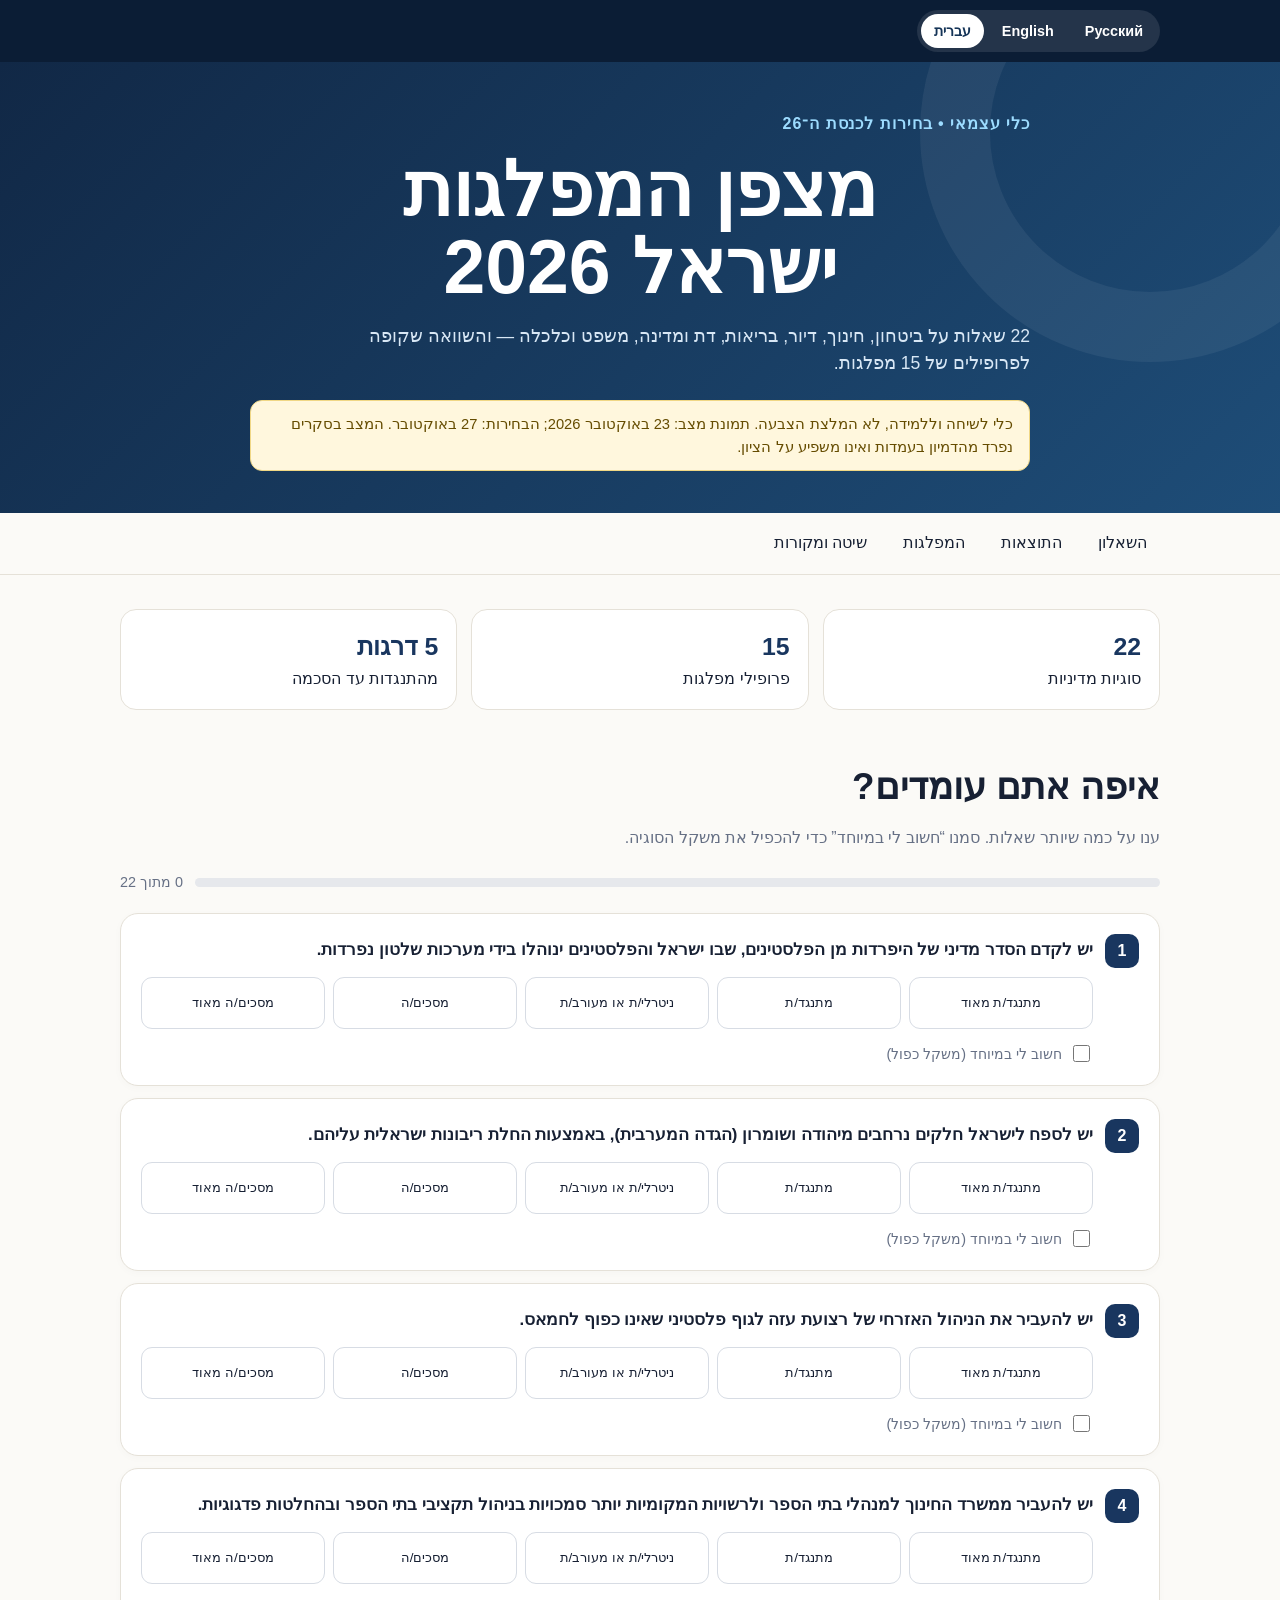
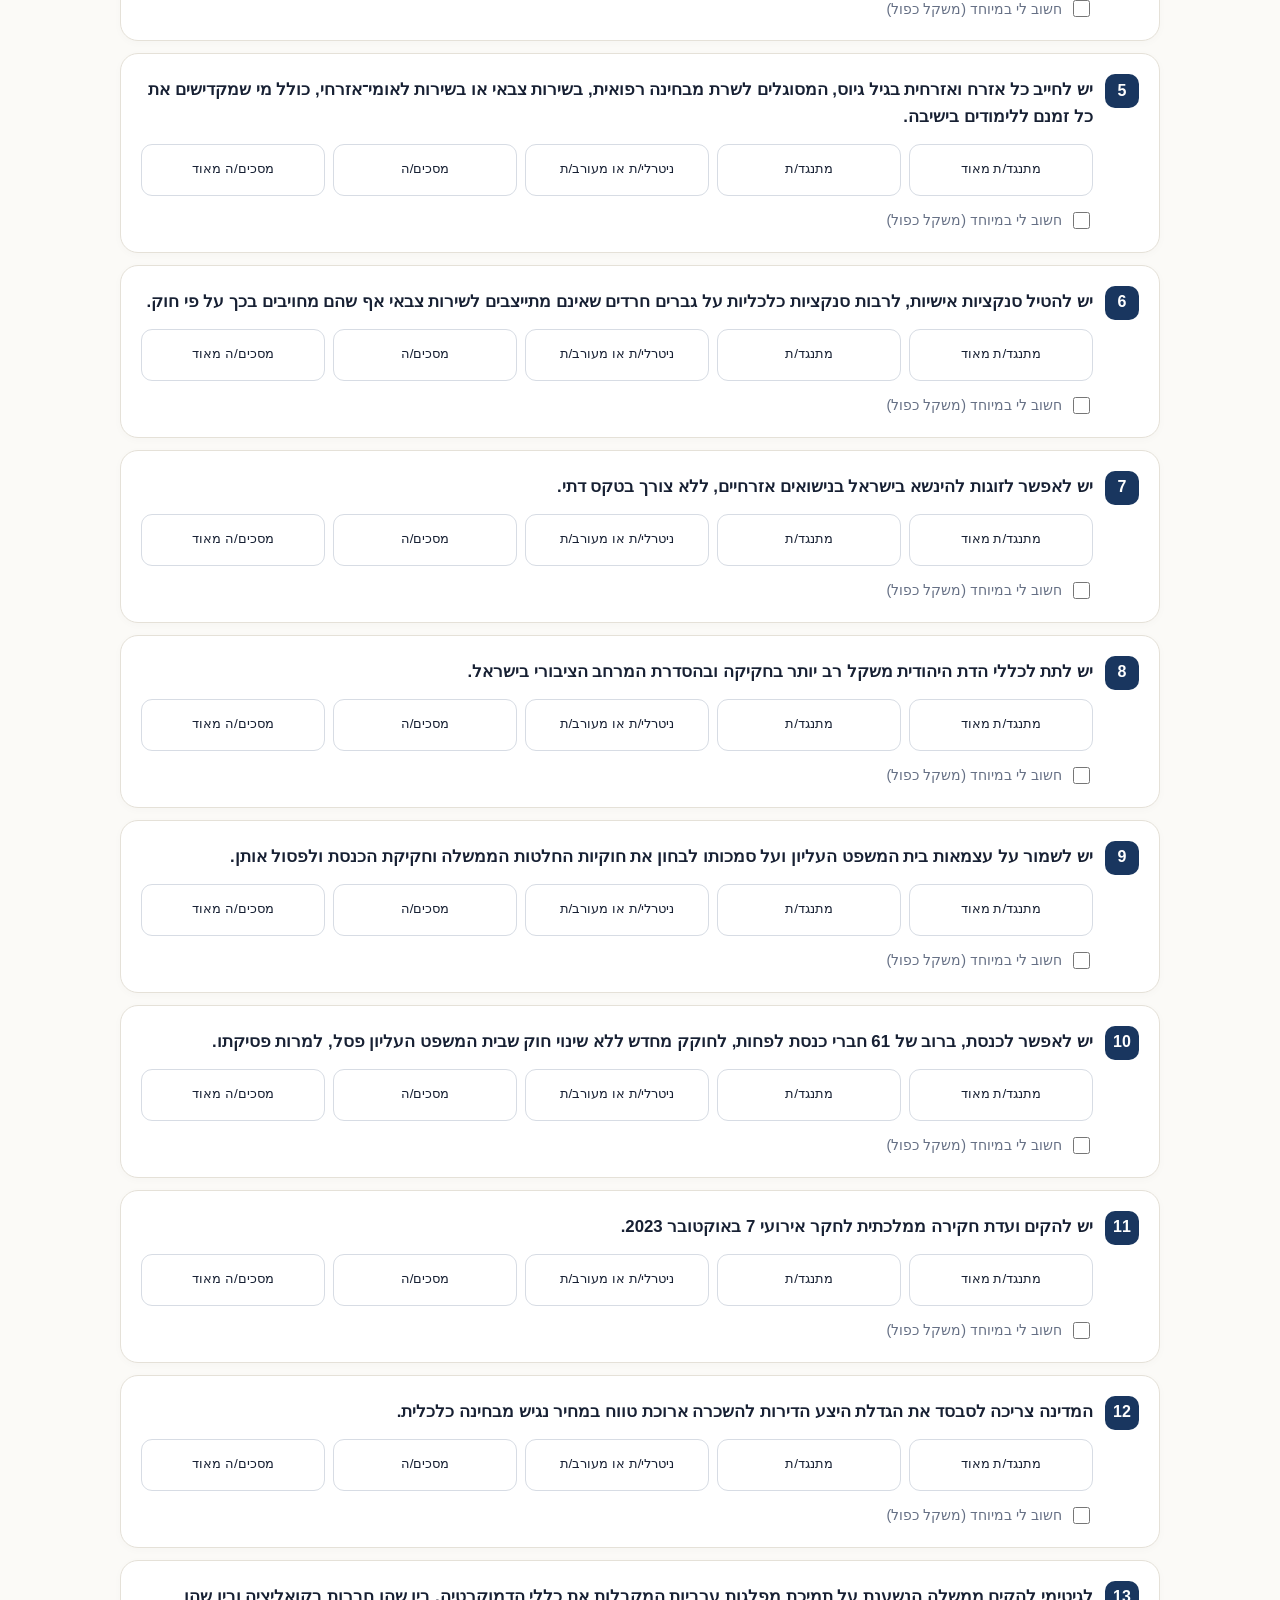
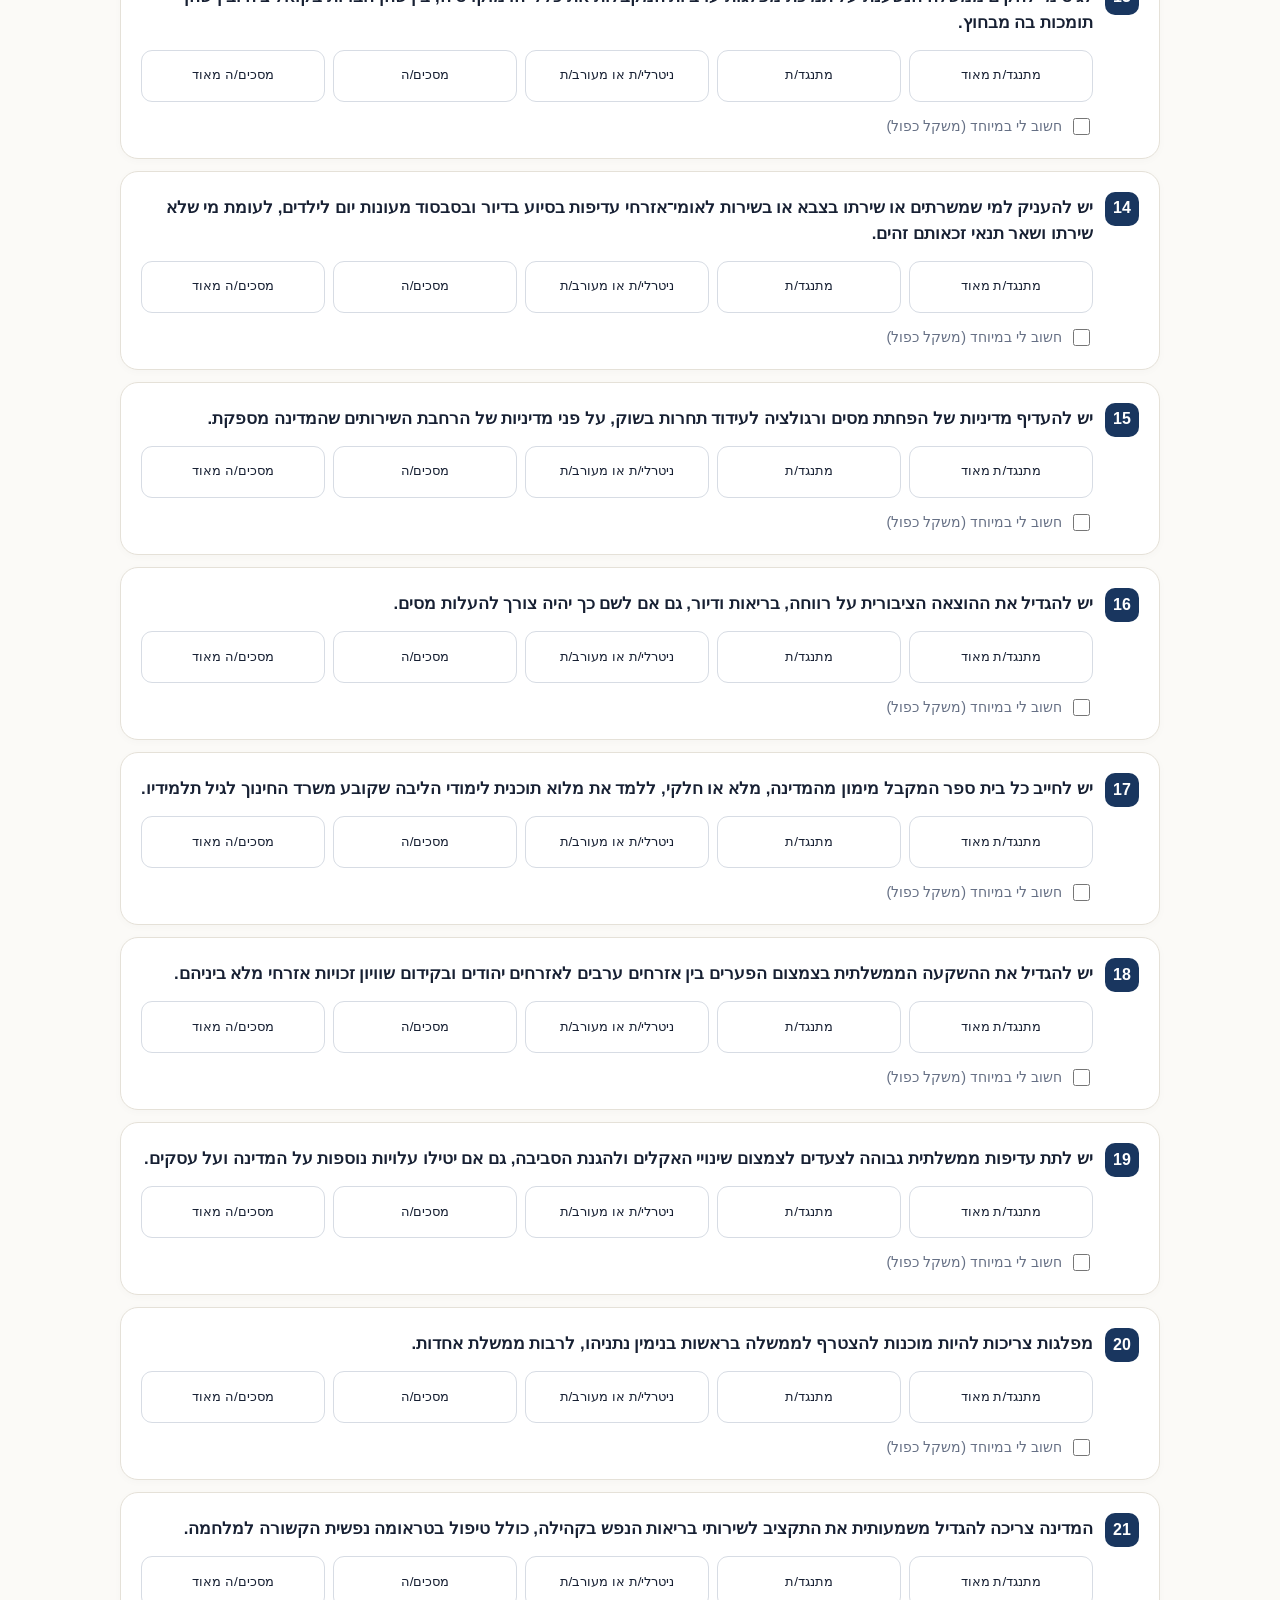
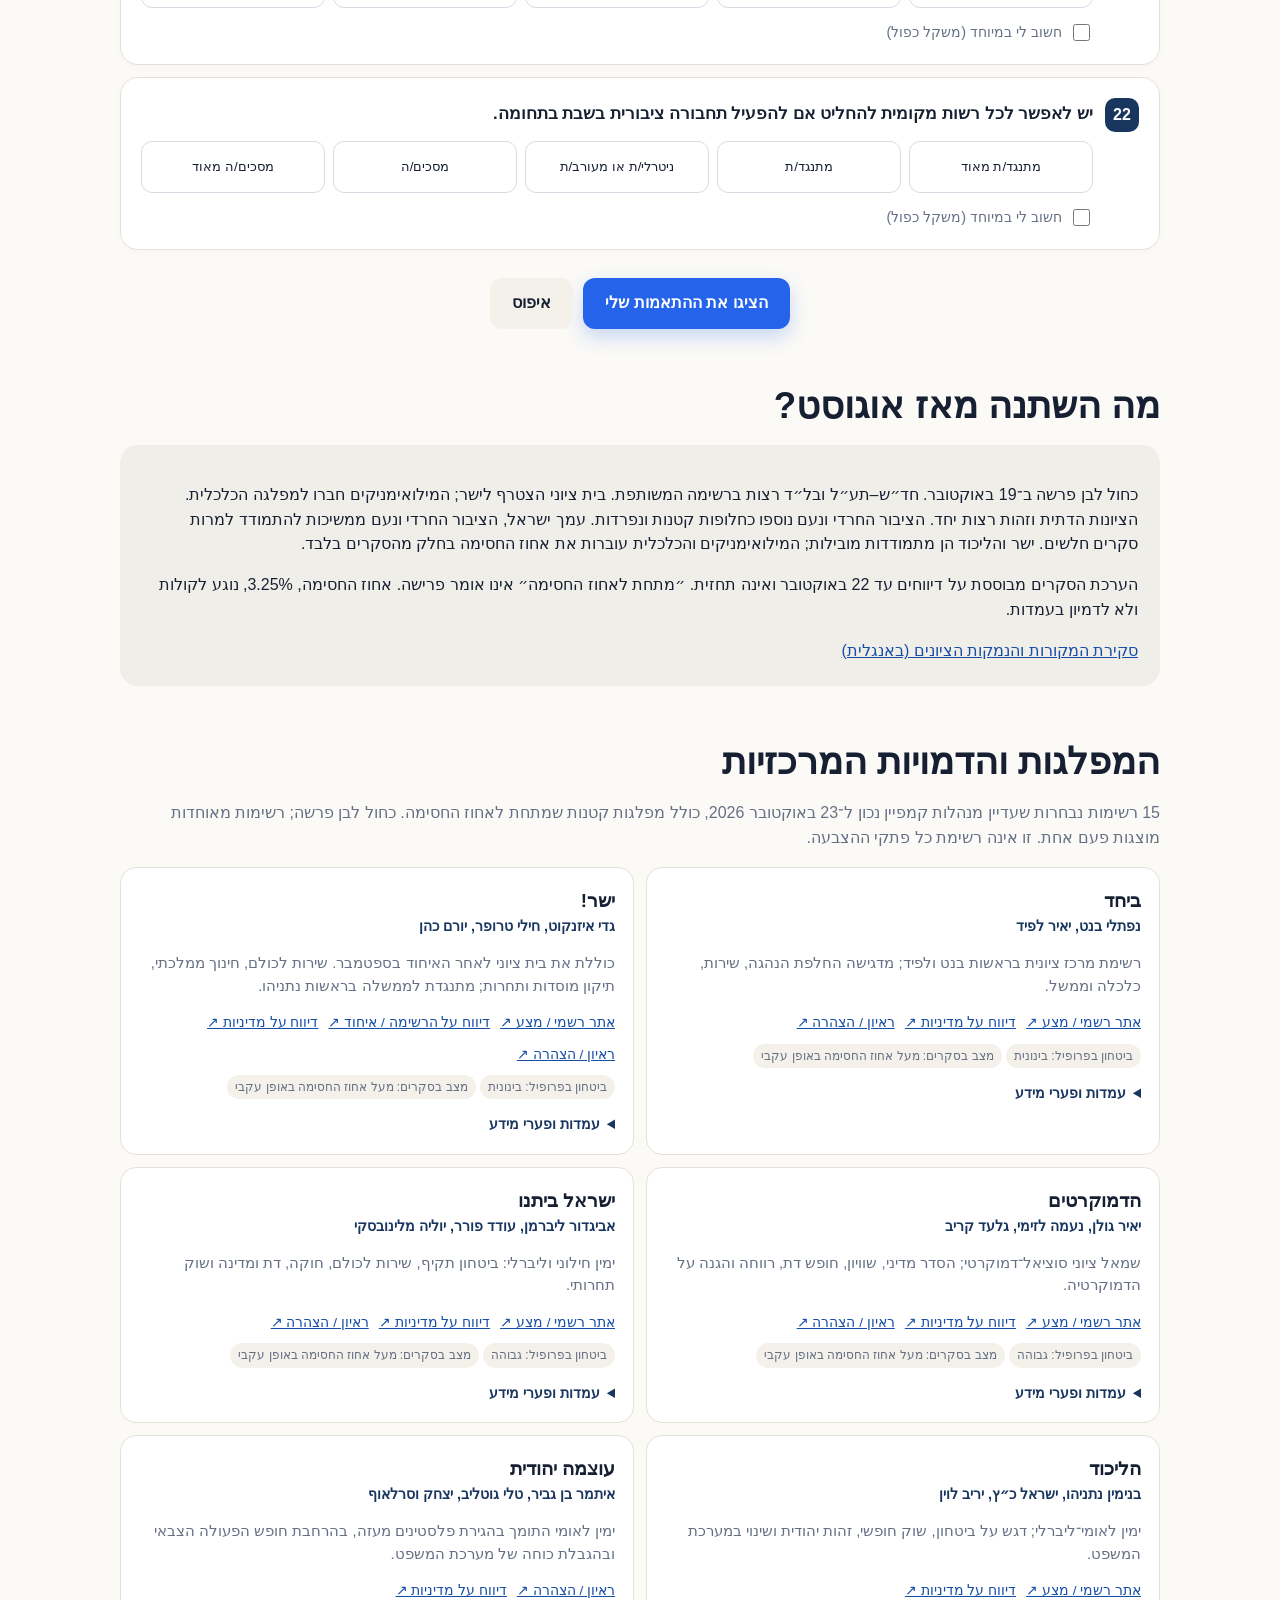
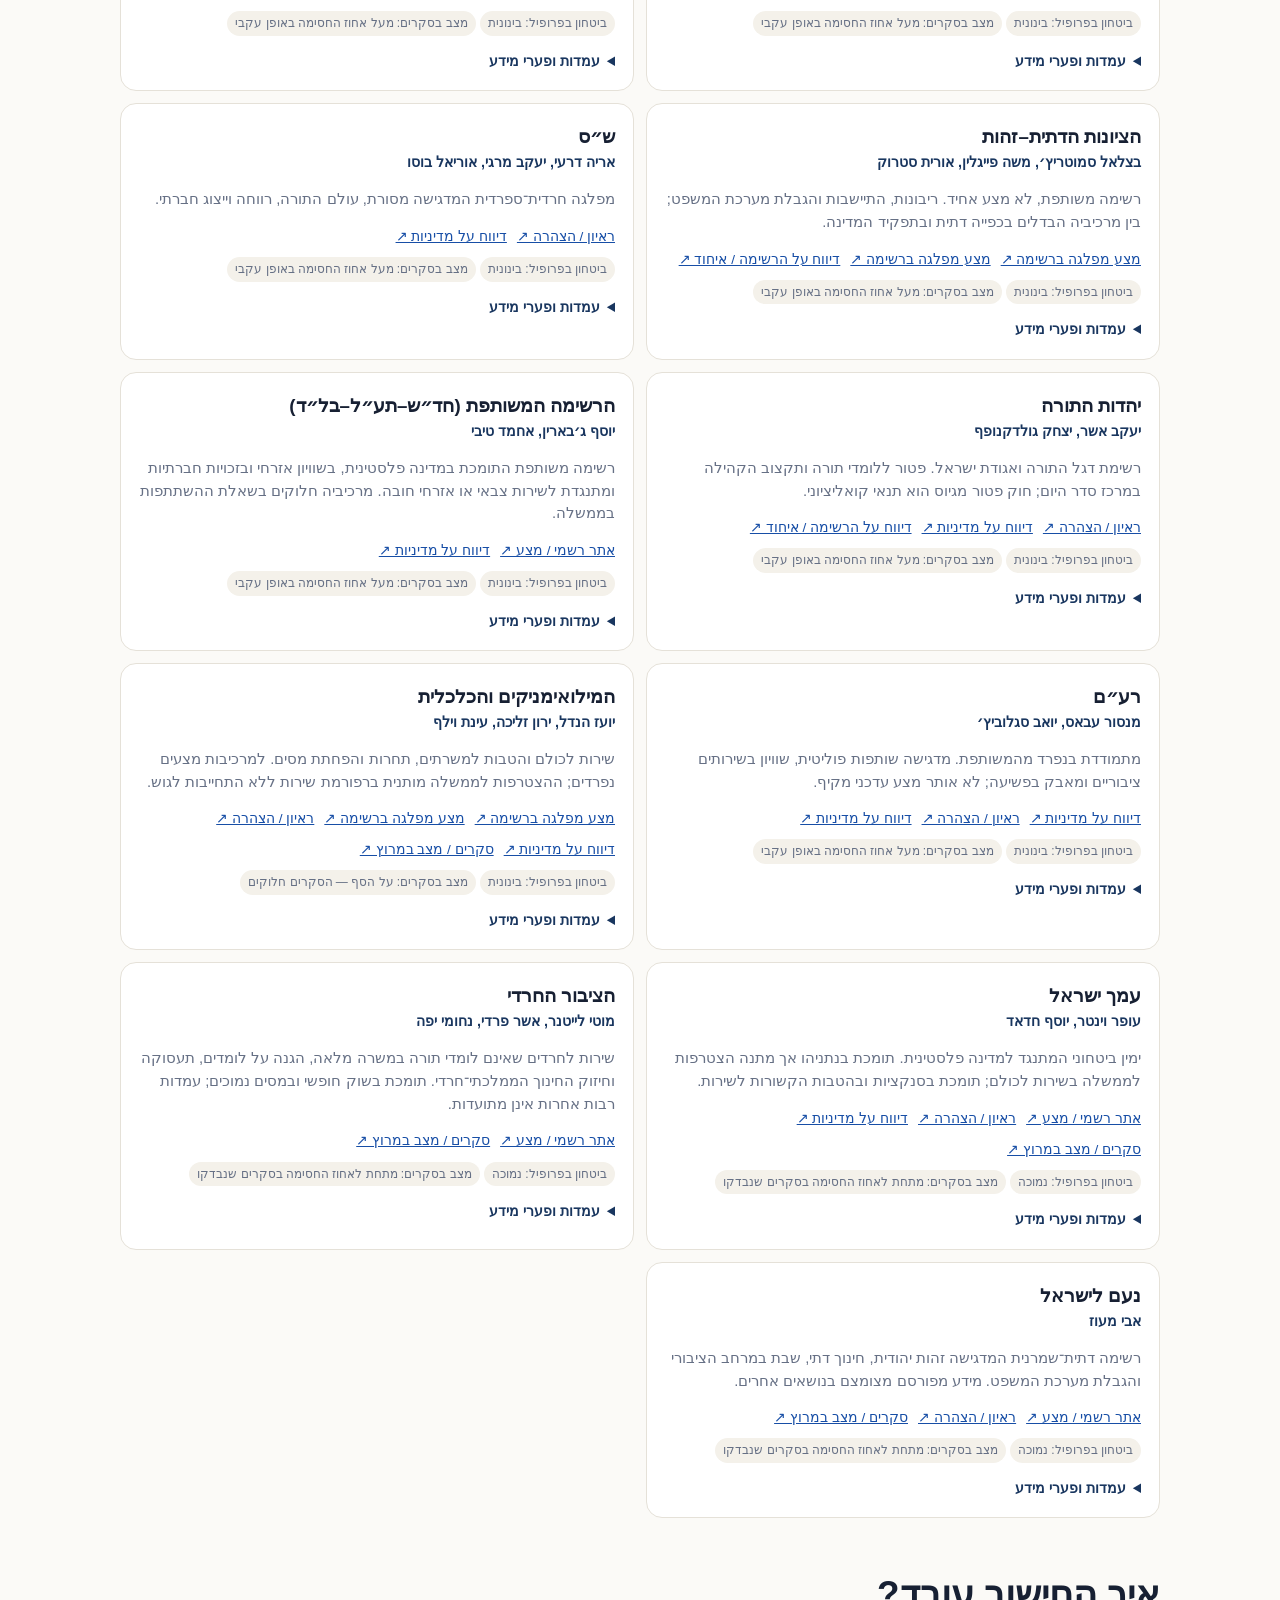
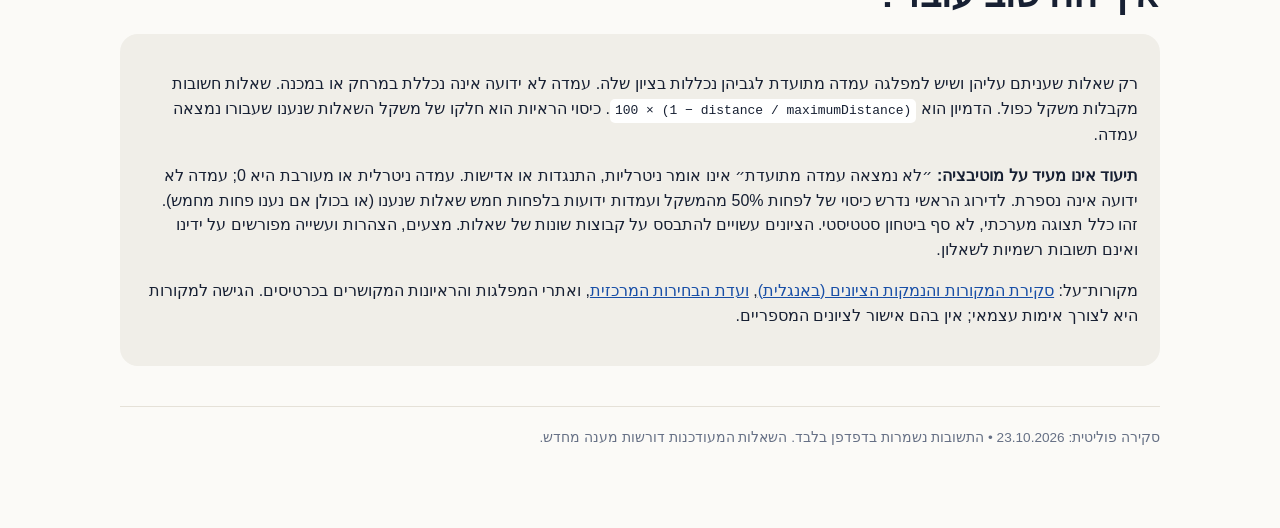
<file: index.html>
<!doctype html><html lang="he" dir="rtl" data-locale="he"><head><meta charset="utf-8"><meta name="viewport" content="width=device-width,initial-scale=1"><meta name="description" content="מצפן מפלגות עצמאי לבחירות בישראל 2026"><title>מצפן המפלגות — בחירות 2026</title><link rel="stylesheet" href="styles.css"><script src="data.js" defer></script><script src="translations.js" defer></script><script src="app.js" defer></script></head><body><div id="app"></div></body></html>
</file>
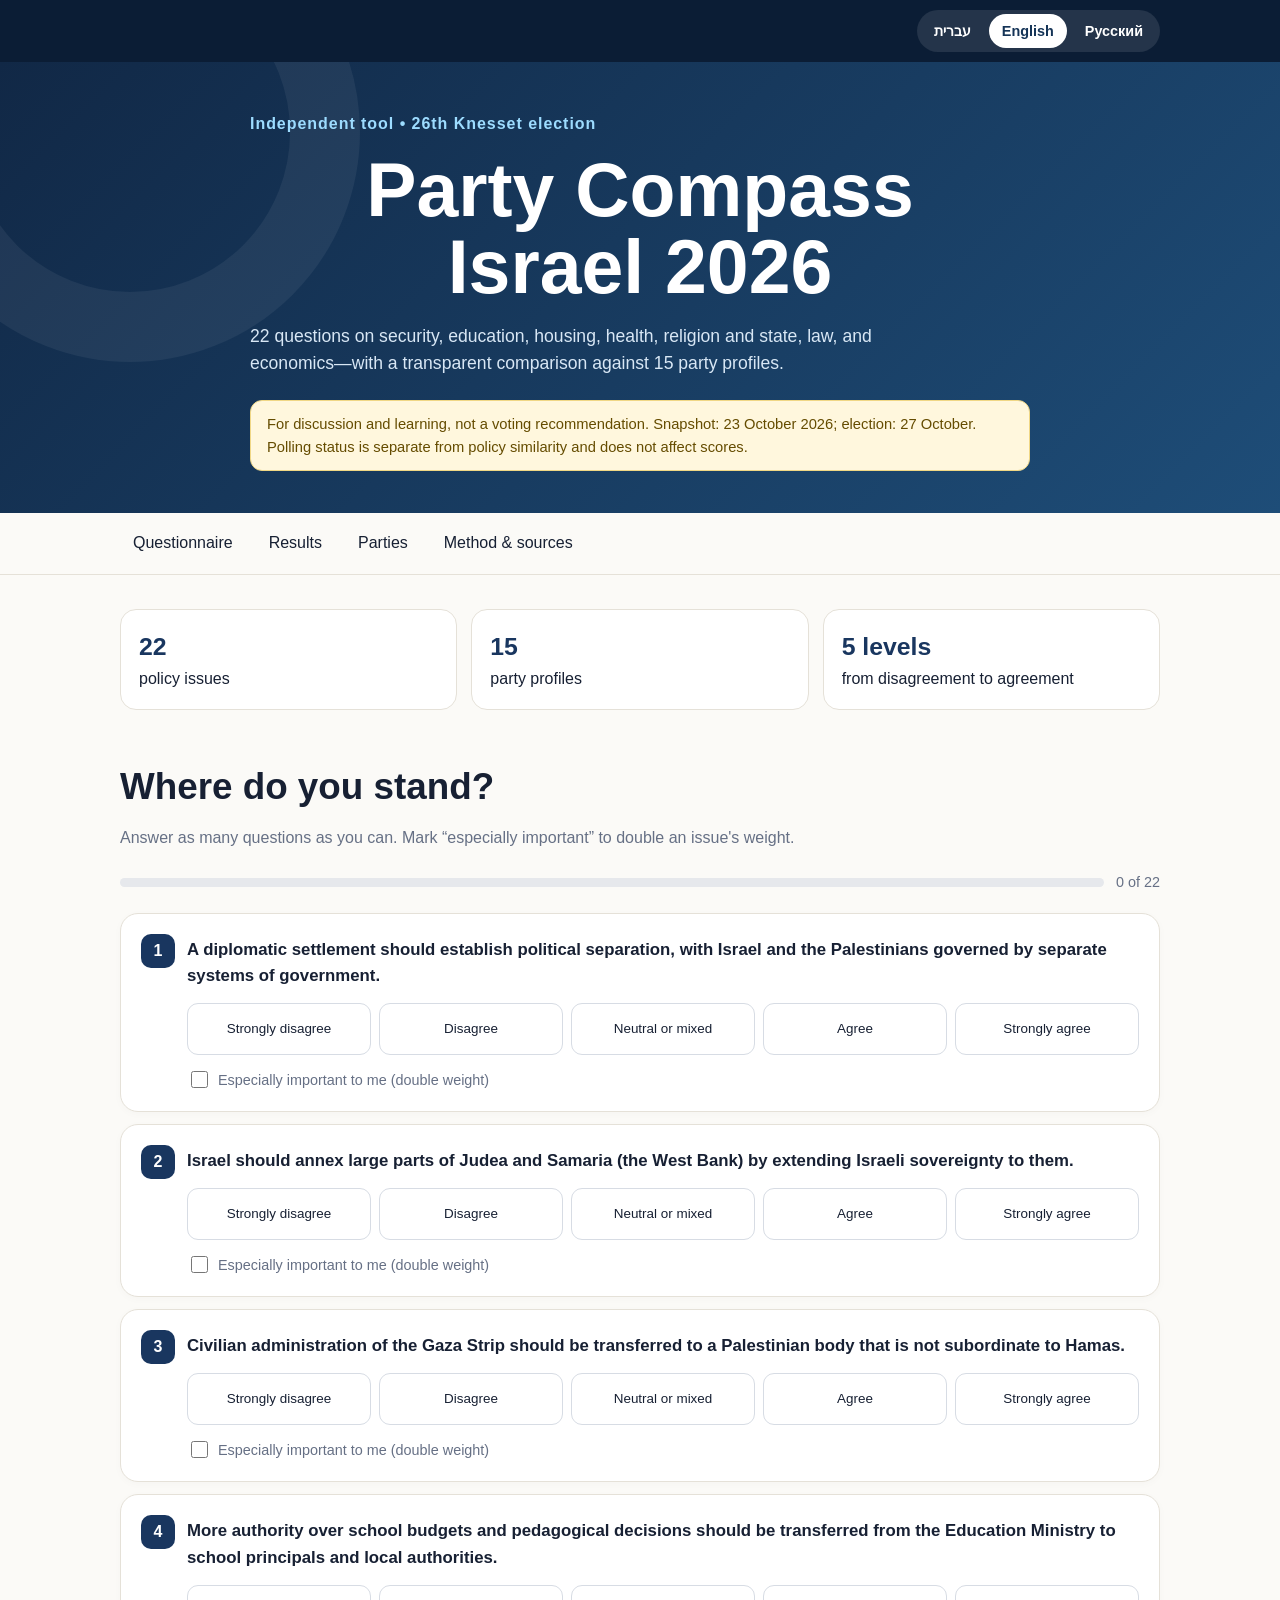
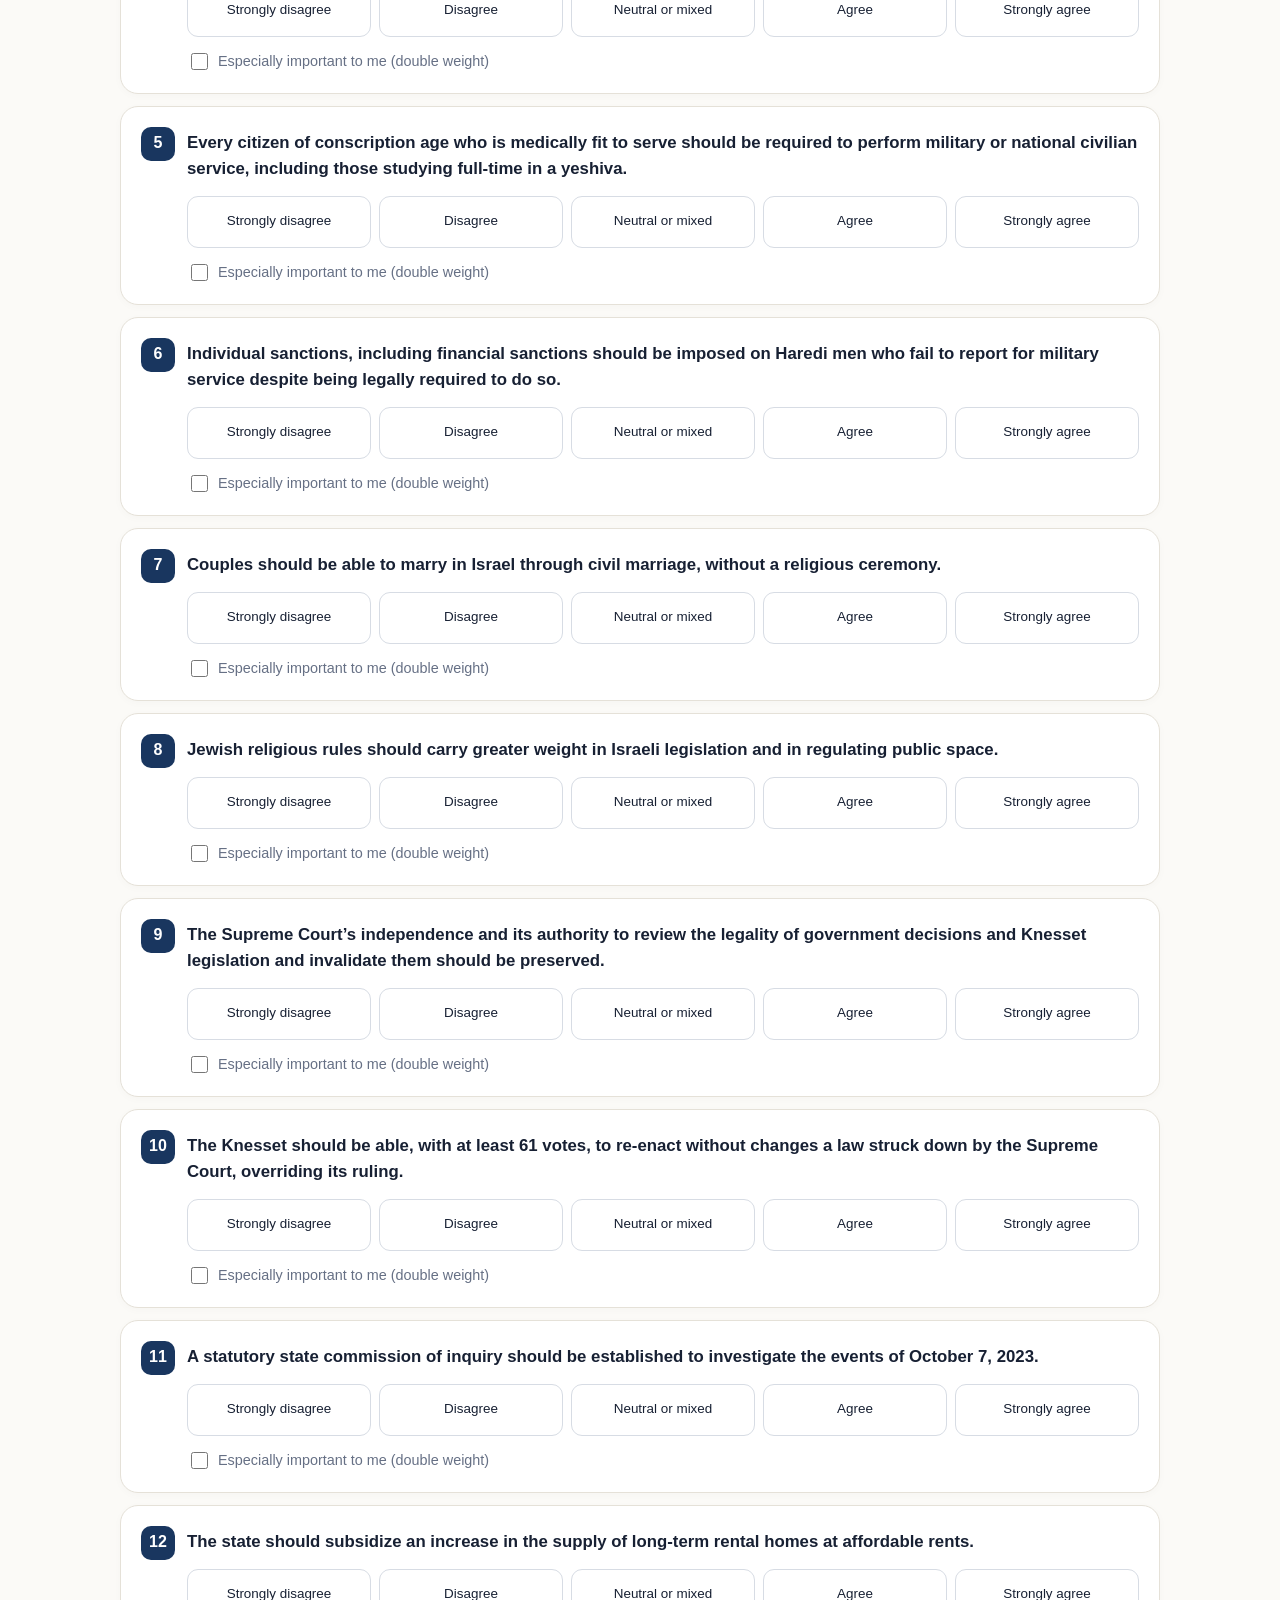
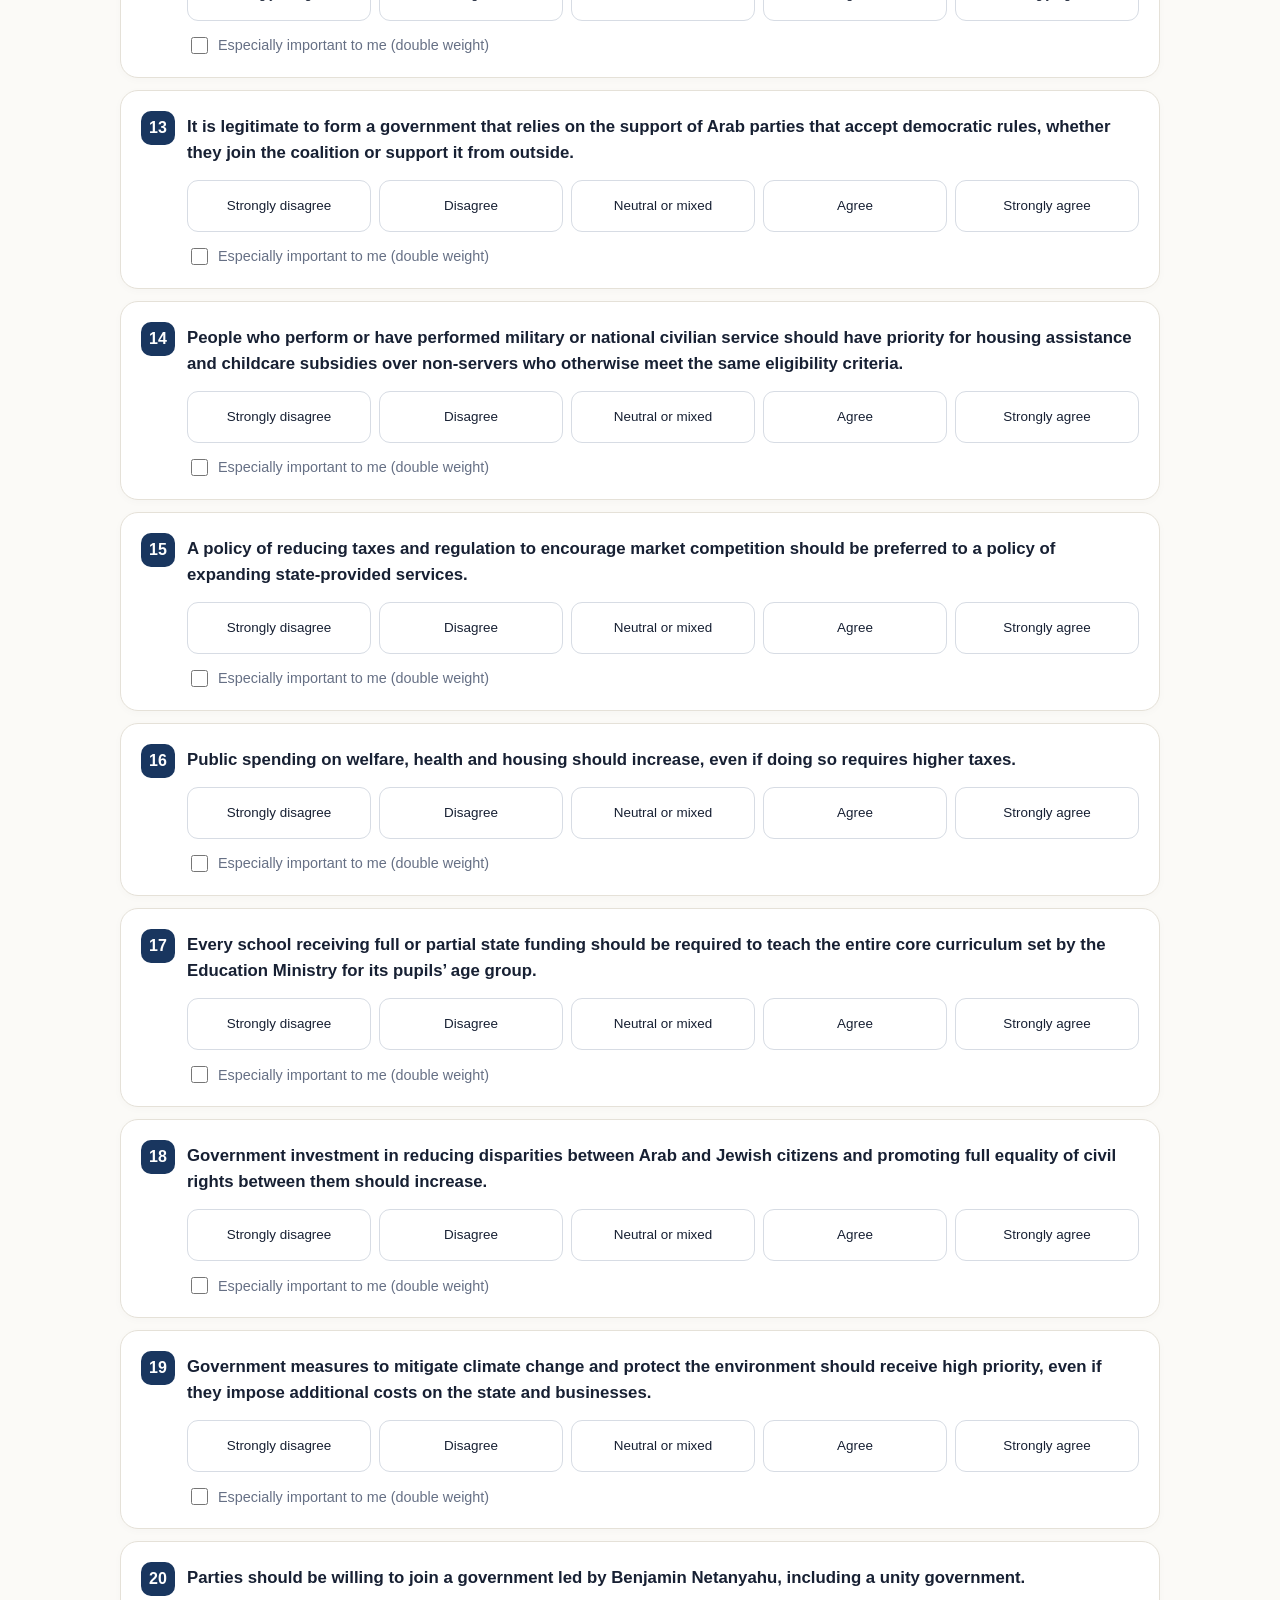
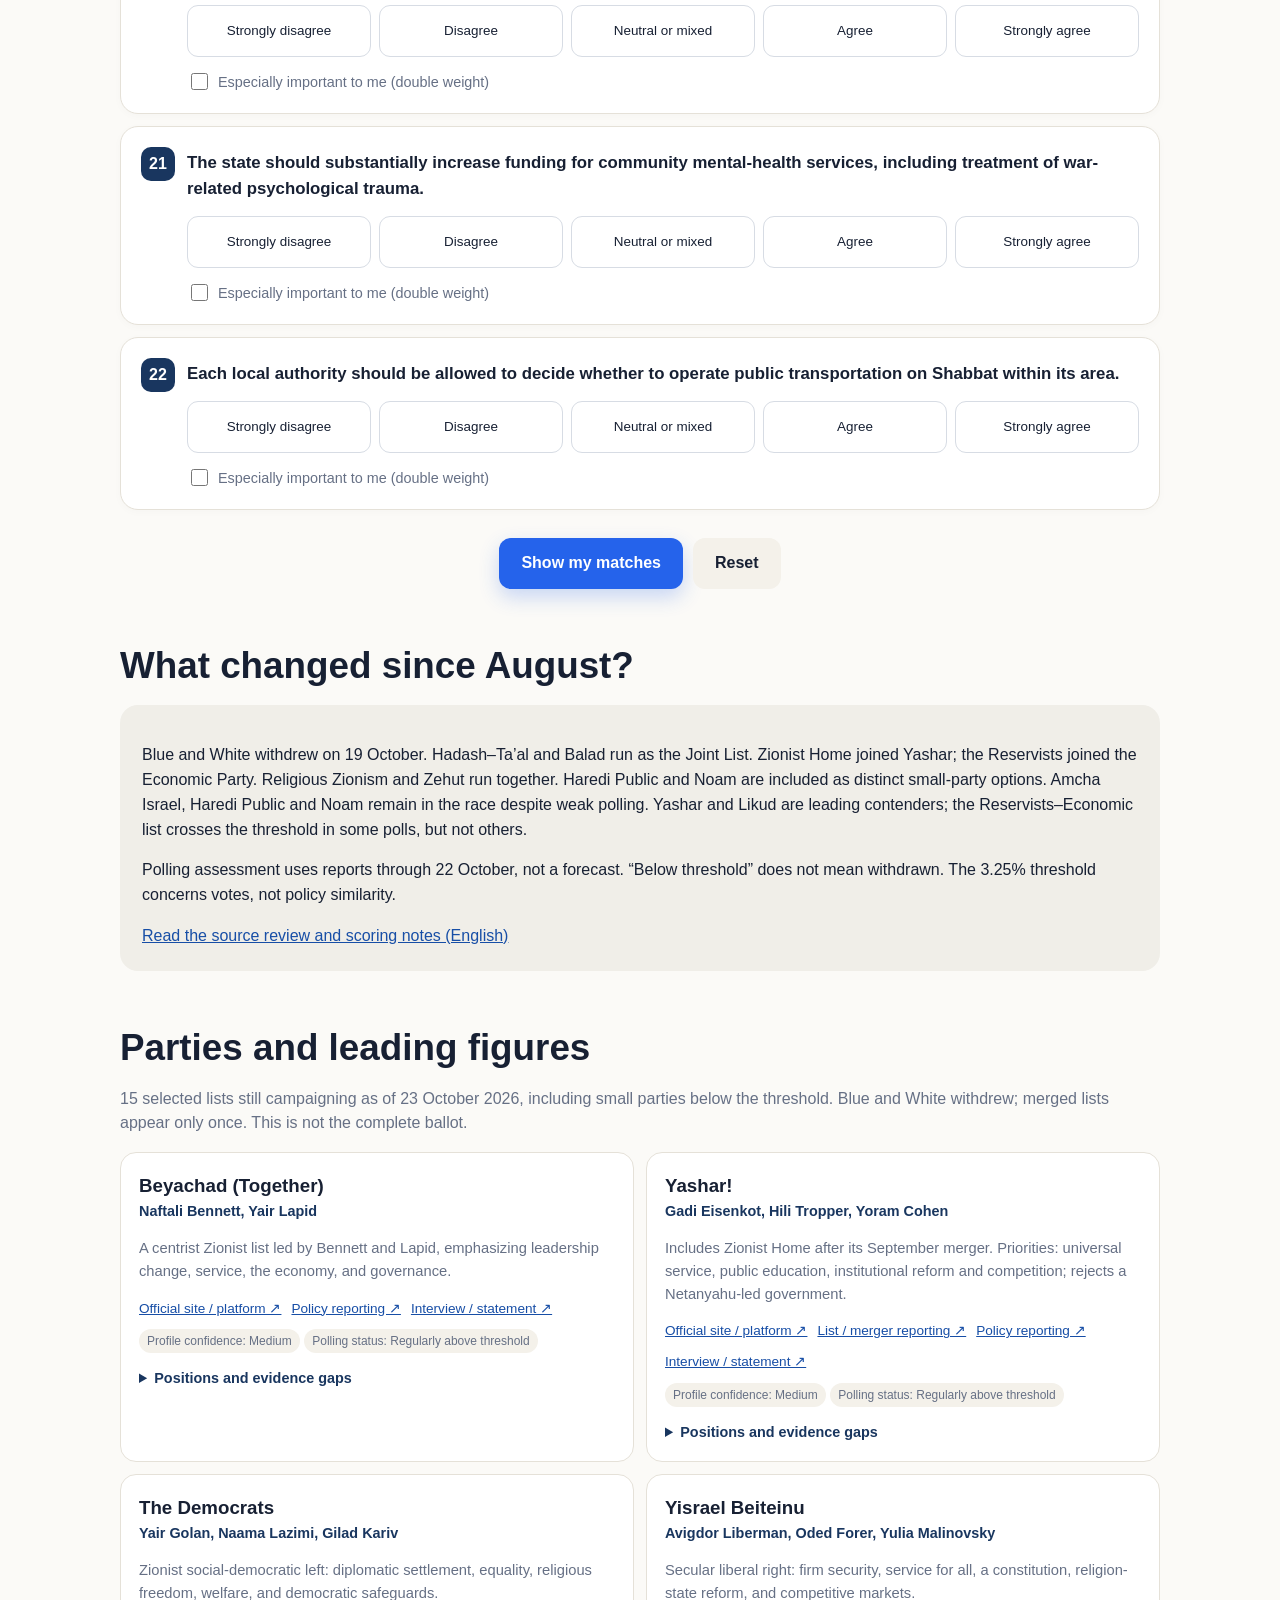
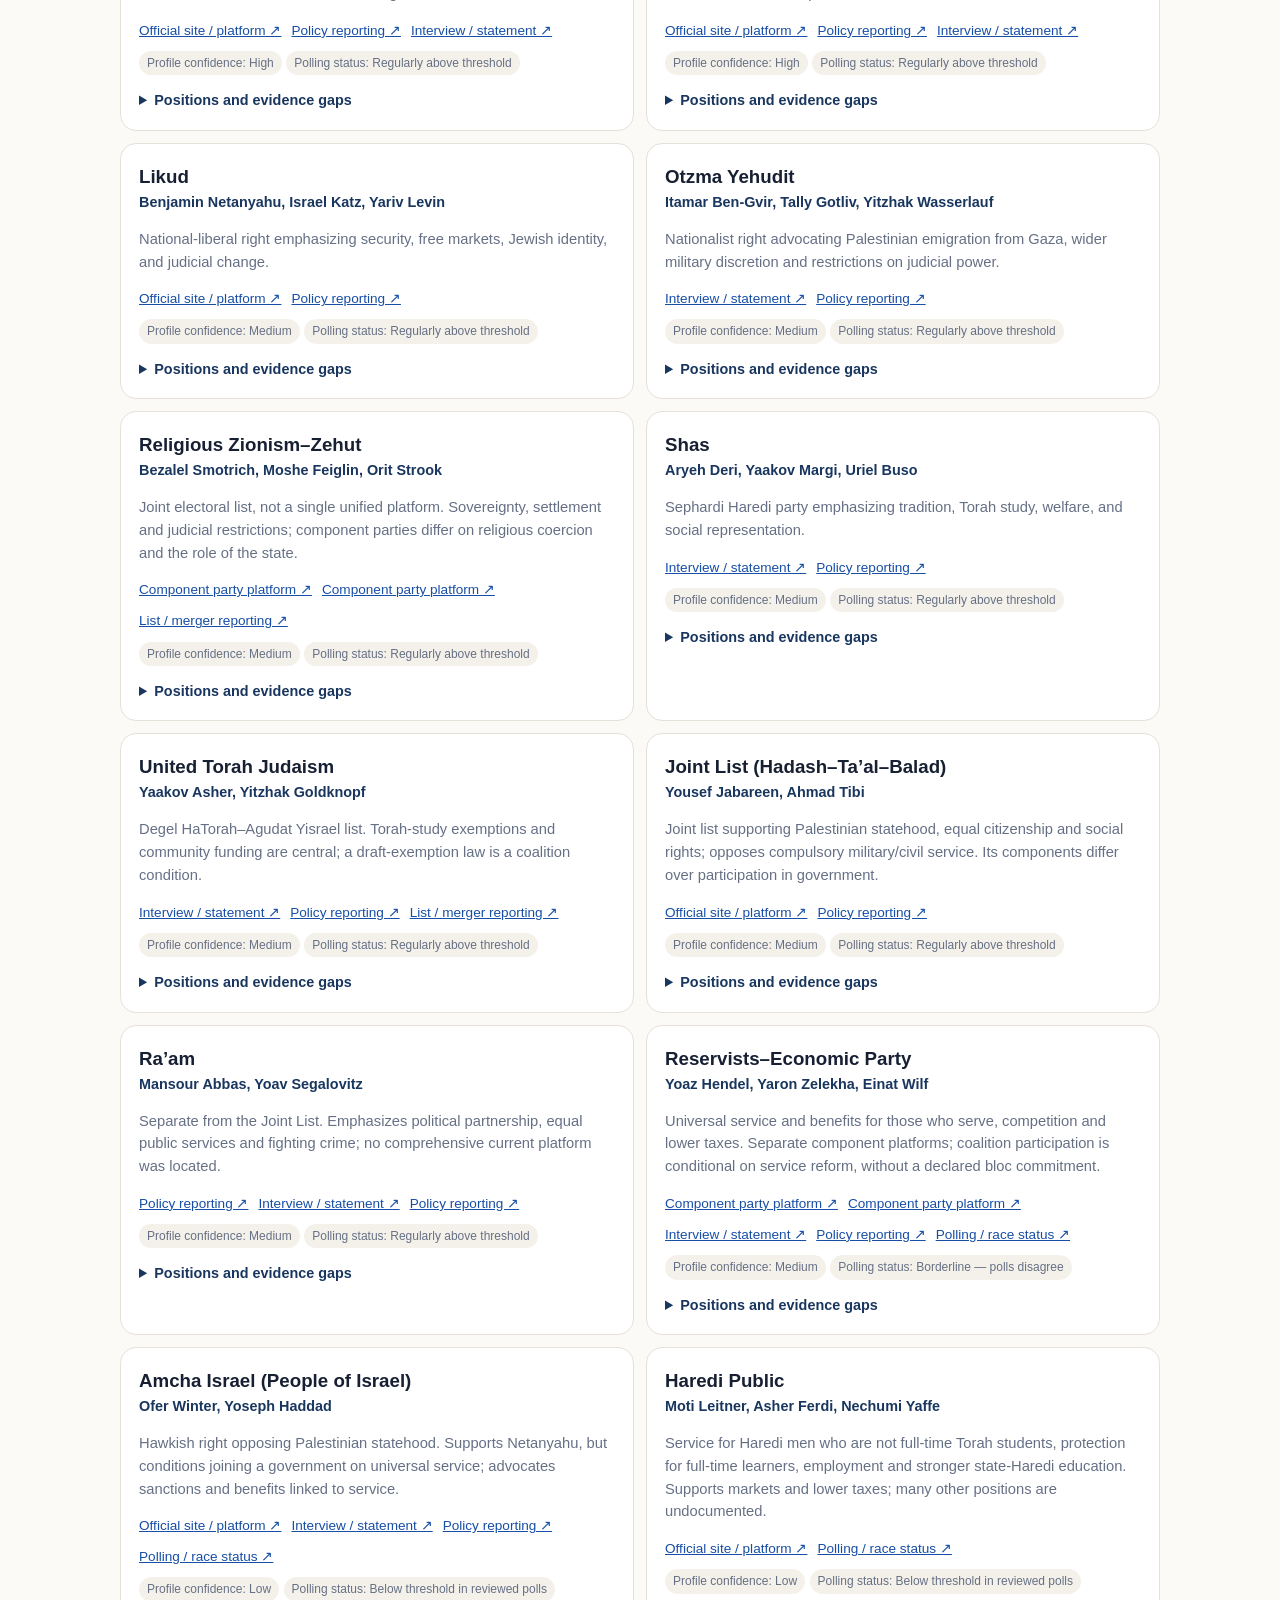
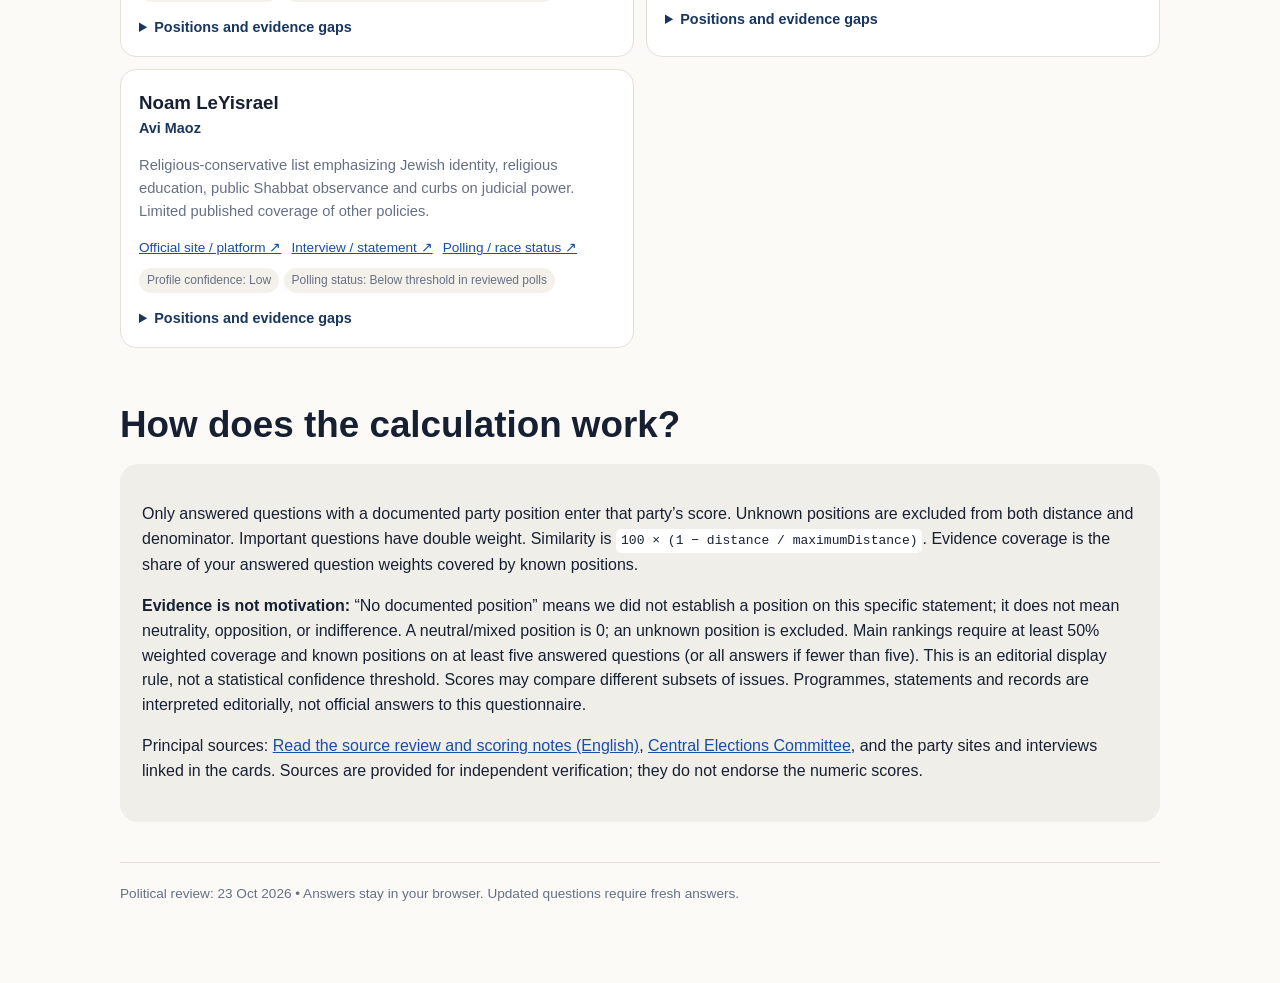
<file: en.html>
<!doctype html><html lang="en" dir="ltr" data-locale="en"><head><meta charset="utf-8"><meta name="viewport" content="width=device-width,initial-scale=1"><meta name="description" content="An independent party compass for Israel's 2026 election"><title>Party Compass — Israel 2026 Election</title><link rel="stylesheet" href="styles.css"><script src="data.js" defer></script><script src="translations.js" defer></script><script src="app.js" defer></script></head><body><div id="app"></div></body></html>
</file>
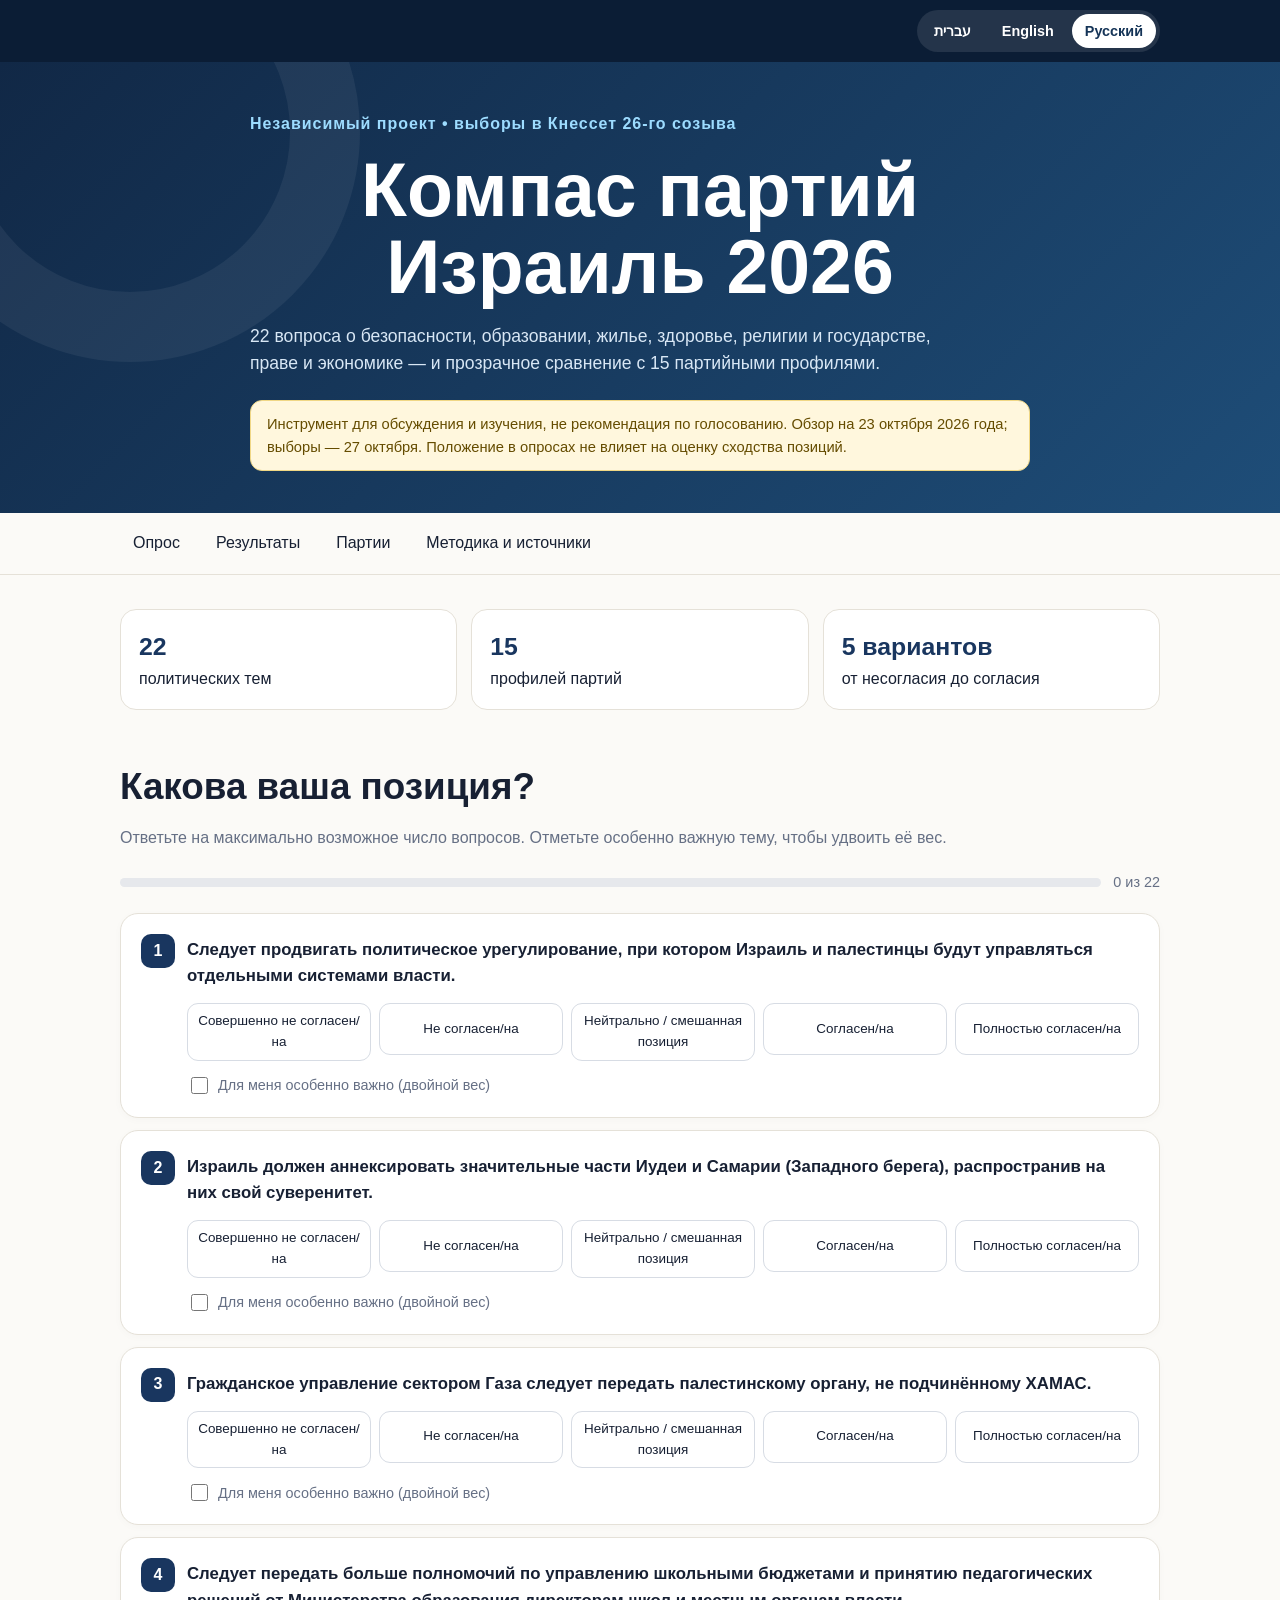
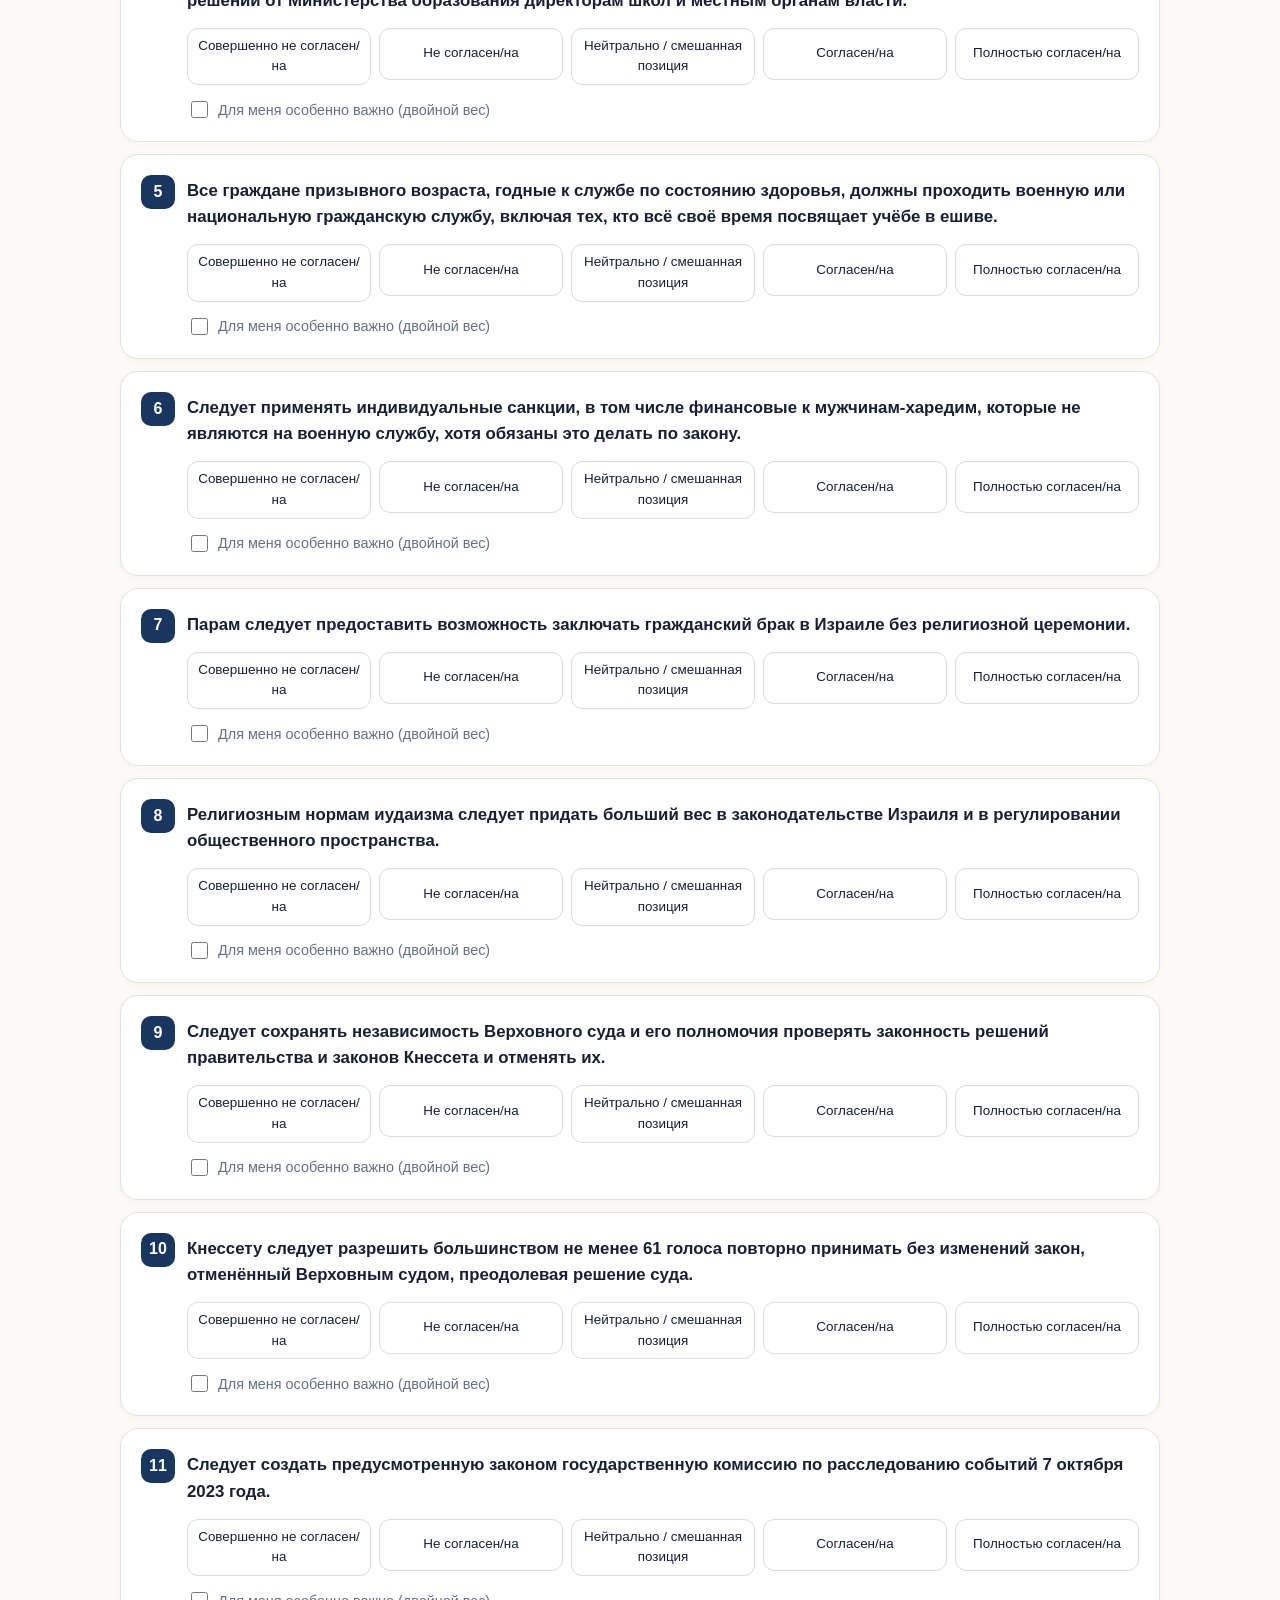
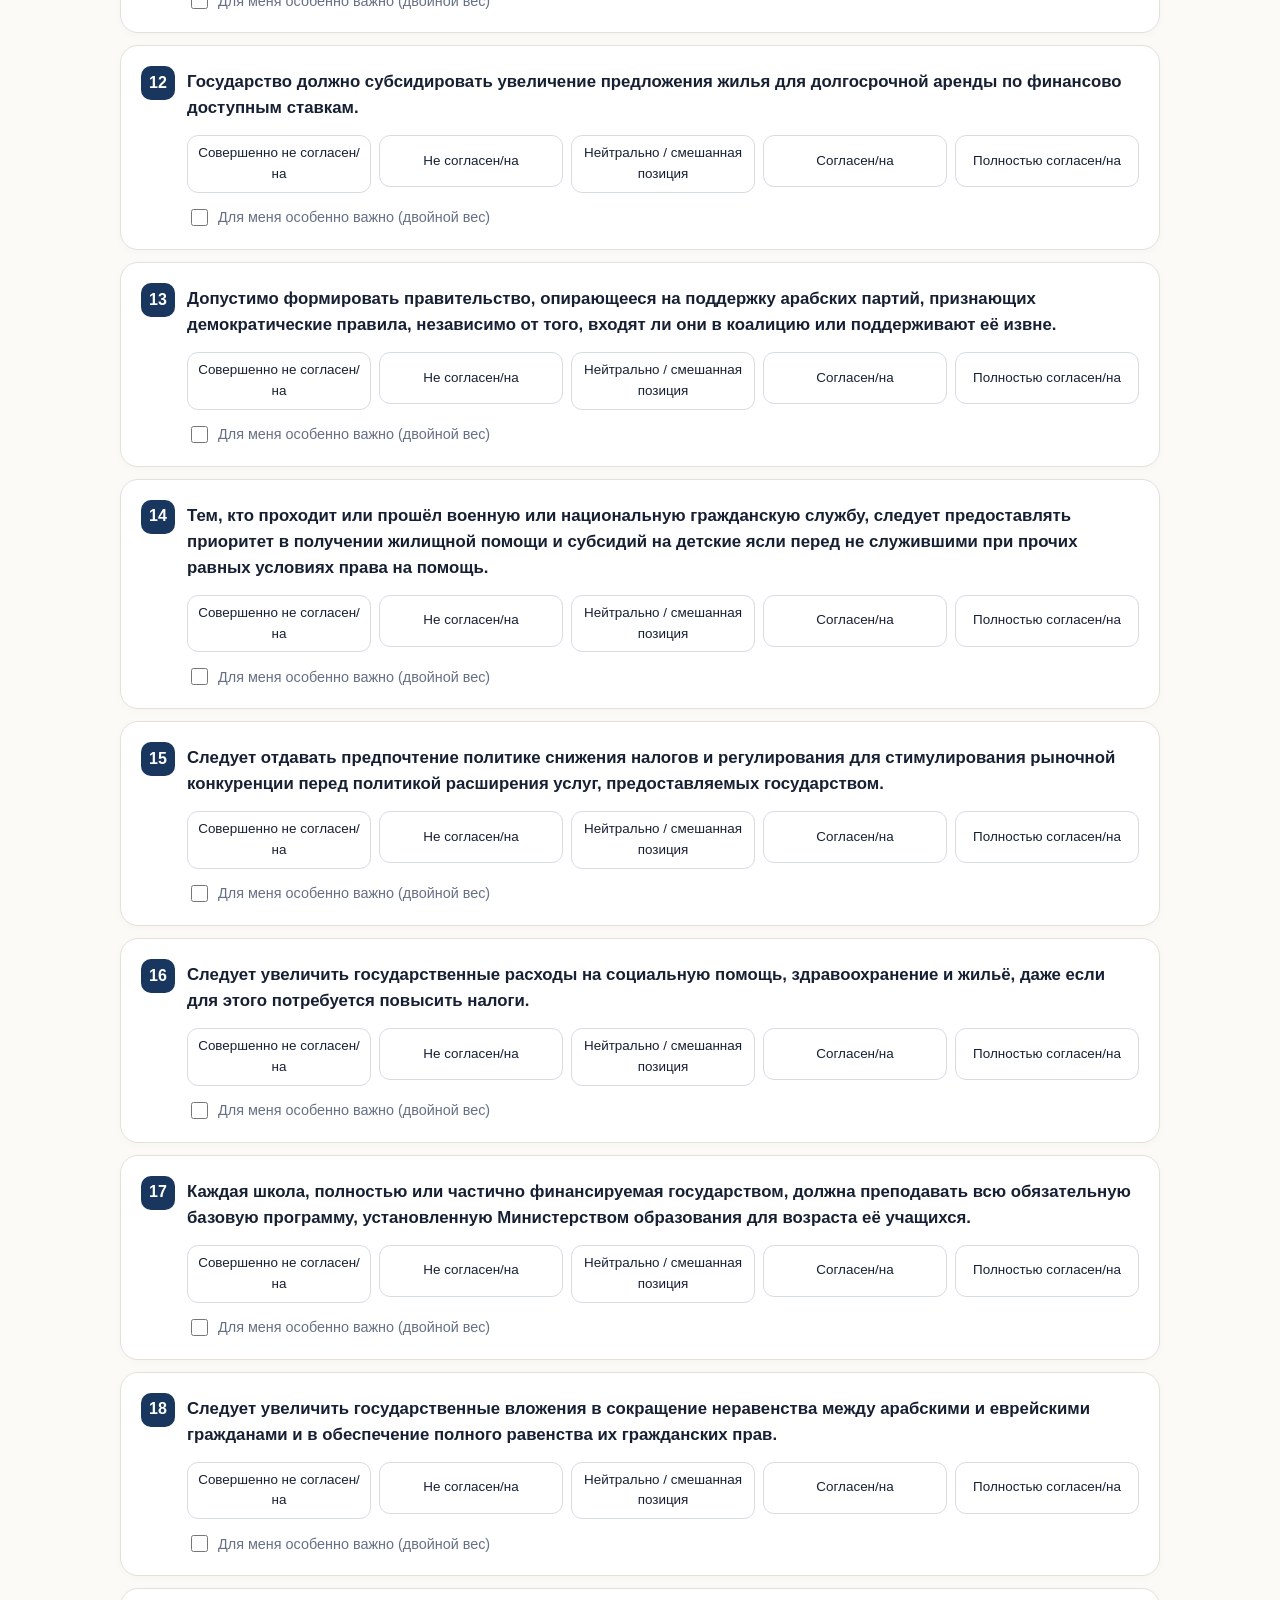
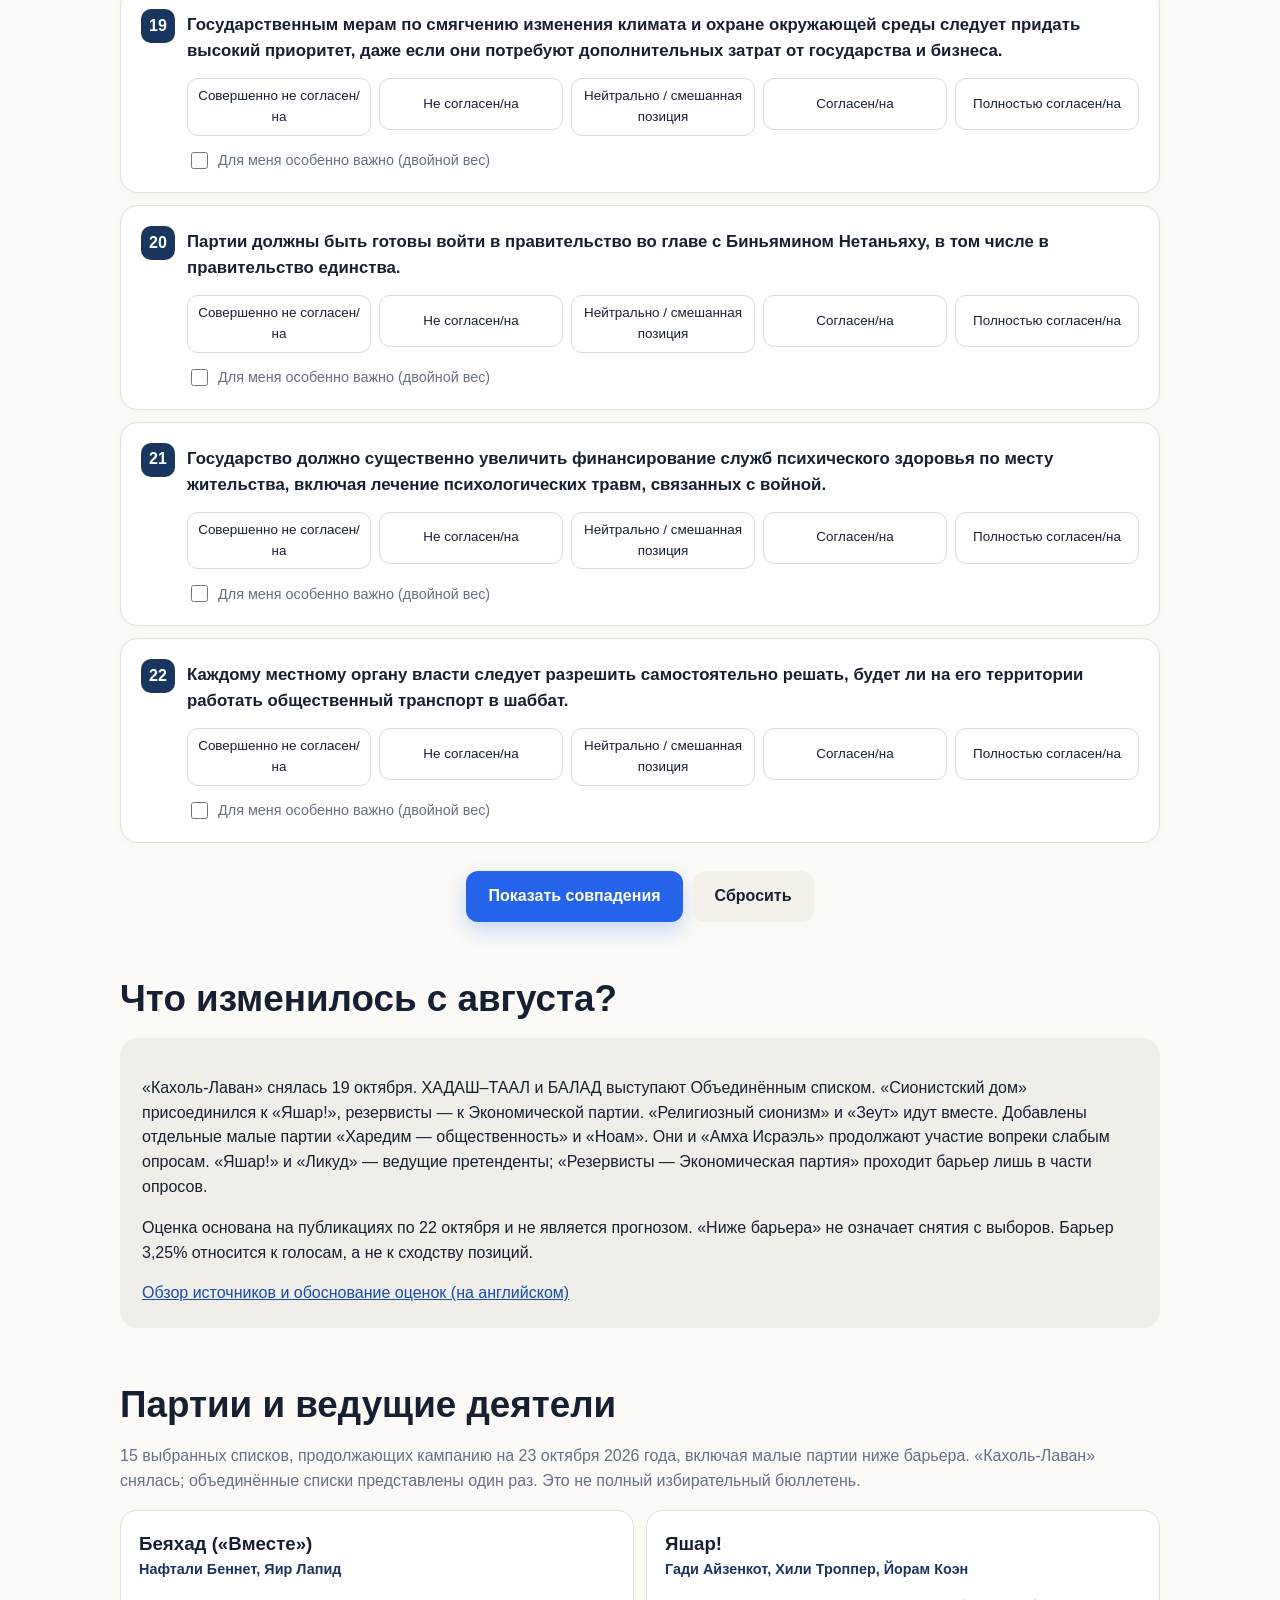
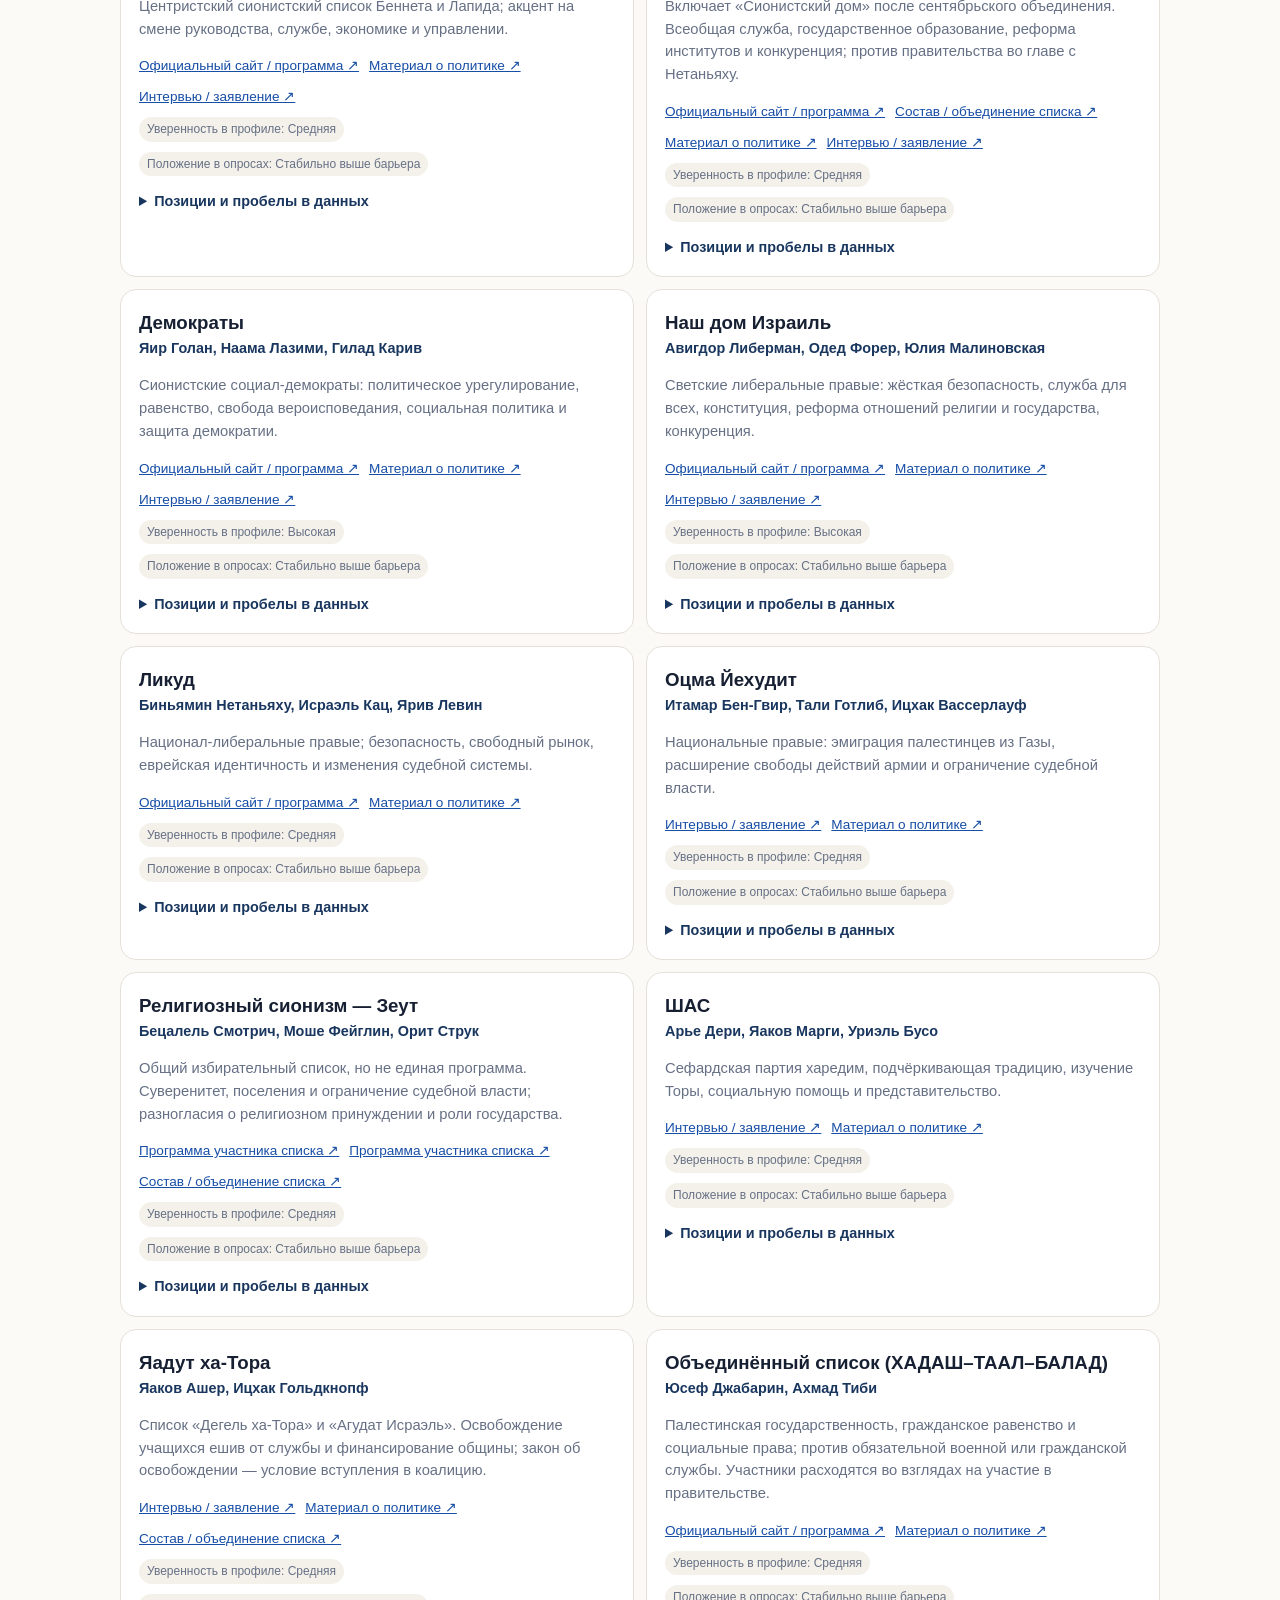
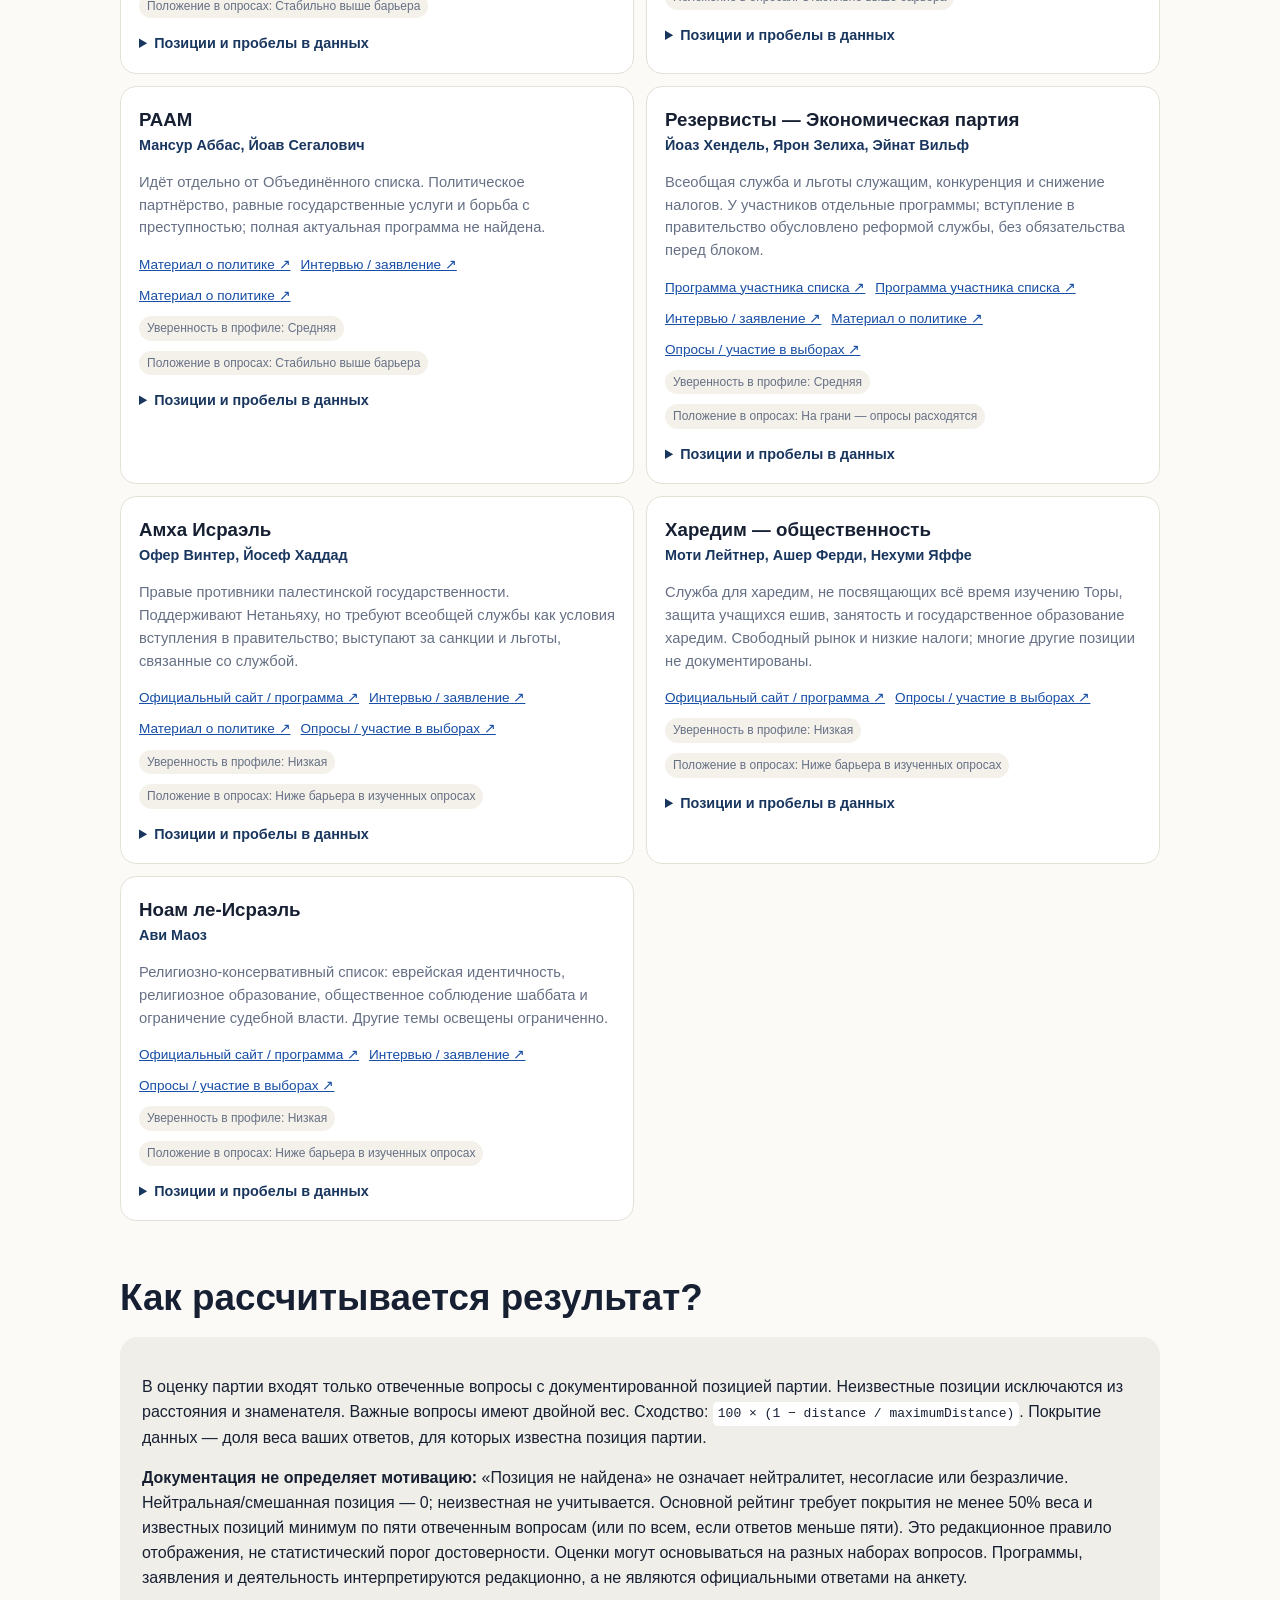
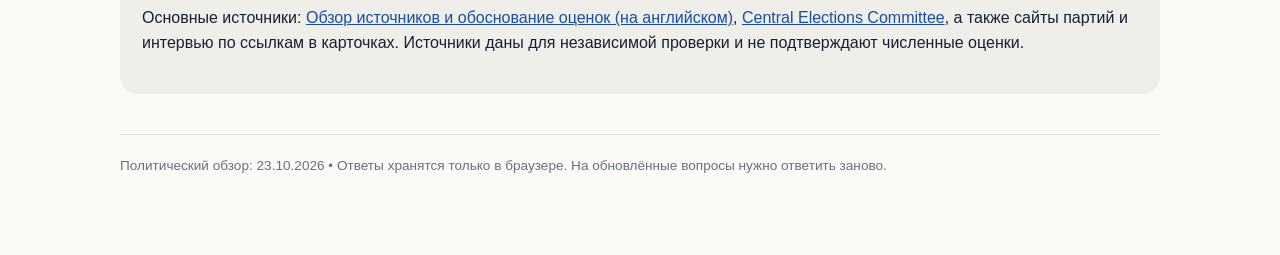
<file: ru.html>
<!doctype html><html lang="ru" dir="ltr" data-locale="ru"><head><meta charset="utf-8"><meta name="viewport" content="width=device-width,initial-scale=1"><meta name="description" content="Независимый компас партий на выборах в Израиле в 2026 году"><title>Компас партий — выборы в Израиле 2026</title><link rel="stylesheet" href="styles.css"><script src="data.js" defer></script><script src="translations.js" defer></script><script src="app.js" defer></script></head><body><div id="app"></div></body></html>
</file>
<file: styles.css>
:root{--ink:#172033;--muted:#667085;--paper:#fbfaf7;--card:#fff;--line:#e5e1d8;--navy:#19365f;--blue:#2563eb;--gold:#e8aa28;--soft:#f4f1ea;--good:#117a65;--shadow:0 16px 45px rgba(29,39,59,.09)}
*{box-sizing:border-box}html{scroll-behavior:smooth}body{margin:0;background:var(--paper);color:var(--ink);font-family:Arial,"Noto Sans Hebrew","Noto Sans",sans-serif;line-height:1.55}button,input{font:inherit}a{color:#174ea6}.wrap{width:min(1040px,calc(100% - 32px));margin:auto}
.language-bar{background:#0b1d35;color:#fff;direction:ltr}.language-bar .wrap{display:flex;justify-content:flex-end;align-items:center;padding:10px 0}.language-switcher{display:flex;gap:5px;padding:4px;background:rgba(255,255,255,.1);border-radius:999px}.language-switcher a{color:#fff;text-decoration:none;padding:6px 13px;border-radius:999px;font-weight:700;font-size:.9rem}.language-switcher a:hover{background:rgba(255,255,255,.12)}.language-switcher a[aria-current=page]{background:#fff;color:#153457}
header{background:linear-gradient(135deg,#112846,#1e4d78);color:#fff;padding:50px 0 42px;position:relative;overflow:hidden}header:after{content:"";position:absolute;width:320px;height:320px;border:70px solid rgba(255,255,255,.06);border-radius:50%;inset-inline-start:-100px;top:-160px}.eyebrow{color:#9ddcff;font-weight:700;letter-spacing:.06em}.hero{max-width:780px;position:relative;z-index:1}.hero h1{font-size:clamp(2.3rem,6vw,4.7rem);line-height:1.02;margin:.2em 0;text-align:center}.hero p{font-size:1.1rem;color:#d8e7f5;max-width:700px}.notice{background:#fff7dd;color:#654c00;border:1px solid #f0d785;padding:12px 16px;border-radius:12px;margin-top:22px;font-size:.92rem}
nav{position:sticky;top:0;z-index:5;background:rgba(251,250,247,.94);backdrop-filter:blur(12px);border-bottom:1px solid var(--line)}nav .wrap{display:flex;gap:10px;padding:10px 0;overflow:auto}nav a{text-decoration:none;color:var(--ink);padding:8px 13px;border-radius:999px;white-space:nowrap}nav a:hover{background:var(--soft)}main{padding:34px 0 80px}.intro-grid{display:grid;grid-template-columns:repeat(3,1fr);gap:14px;margin-bottom:28px}.stat{background:var(--card);border:1px solid var(--line);border-radius:16px;padding:18px}.stat strong{display:block;font-size:1.55rem;color:var(--navy)}h2{font-size:clamp(1.55rem,3vw,2.3rem);margin:1.3em 0 .3em}.sub{color:var(--muted);margin-top:0}.toolbar{display:flex;justify-content:space-between;align-items:center;gap:12px;margin:20px 0}.progress-shell{height:9px;background:#e6e8ec;border-radius:99px;overflow:hidden;flex:1}.progress{height:100%;width:0;background:linear-gradient(90deg,var(--blue),#5bc0eb);transition:.25s}.counter{font-size:.9rem;color:var(--muted);white-space:nowrap}
.question{background:var(--card);border:1px solid var(--line);border-radius:18px;padding:20px;margin:12px 0;box-shadow:0 2px 9px rgba(20,30,50,.025)}.qhead{display:flex;gap:12px;align-items:flex-start}.num{width:34px;height:34px;border-radius:10px;background:var(--navy);color:#fff;display:grid;place-items:center;flex:0 0 auto;font-weight:700}.question h3{font-size:1.05rem;margin:3px 0 14px}.qbody{flex:1}.answers{display:grid;grid-template-columns:repeat(5,1fr);gap:8px}.answers label{cursor:pointer}.answers input{position:absolute;opacity:0}.answer{display:flex;min-height:52px;align-items:center;justify-content:center;text-align:center;border:1px solid #d7dce4;border-radius:11px;padding:7px;font-size:.84rem;transition:.15s}.answers input:focus-visible+.answer{outline:3px solid #8dc8ff}.answers input:checked+.answer{background:var(--navy);border-color:var(--navy);color:#fff;transform:translateY(-1px)}.importance{display:flex;align-items:center;gap:7px;margin-top:13px;color:var(--muted);font-size:.9rem}.importance input{accent-color:var(--gold);width:17px;height:17px}.actions{display:flex;gap:10px;justify-content:center;margin:28px 0}.primary,.secondary{border:0;border-radius:12px;padding:13px 22px;cursor:pointer;font-weight:700}.primary{background:var(--blue);color:#fff;box-shadow:0 8px 20px rgba(37,99,235,.24)}.primary:hover{background:#174fc7}.secondary{background:var(--soft);color:var(--ink)}
#results{scroll-margin-top:74px}.hidden{display:none!important}.result-hero{background:linear-gradient(140deg,#eef8ff,#fff);border:1px solid #cfe7f5;border-radius:22px;padding:24px;box-shadow:var(--shadow)}.matches{display:grid;grid-template-columns:repeat(3,1fr);gap:12px;margin-top:18px}.match{background:#fff;border:1px solid var(--line);border-radius:16px;padding:18px;position:relative}.match:first-child{border:2px solid var(--gold);transform:translateY(-4px)}.rank{font-size:.8rem;color:var(--muted)}.match h3{margin:5px 0}.score{font-size:2rem;font-weight:800;color:var(--navy)}.bar{height:8px;background:#edf0f3;border-radius:99px;overflow:hidden}.bar i{display:block;height:100%;background:linear-gradient(90deg,var(--good),#67c7ae)}.confidence{display:inline-block;margin-top:10px;padding:3px 8px;border-radius:99px;background:var(--soft);font-size:.75rem;color:var(--muted)}.all-results{margin-top:18px}.row{display:grid;grid-template-columns:34px 1fr 70px;gap:10px;align-items:center;padding:10px;border-bottom:1px solid var(--line)}.party-grid{display:grid;grid-template-columns:repeat(2,1fr);gap:12px}.party{background:var(--card);border:1px solid var(--line);border-radius:16px;padding:18px}.party h3{margin:0}.people{font-size:.9rem;color:var(--navy);font-weight:700}.party p{color:var(--muted);font-size:.92rem}.links{display:flex;gap:10px;flex-wrap:wrap}.links a{font-size:.85rem}.method{background:#f0eee8;border-radius:18px;padding:22px}.method code{direction:ltr;display:inline-block;background:#fff;padding:2px 5px;border-radius:5px}.footer{color:var(--muted);font-size:.85rem;margin-top:40px;border-top:1px solid var(--line);padding-top:20px}
@media(max-width:760px){.intro-grid,.matches,.party-grid{grid-template-columns:1fr}.answers{grid-template-columns:1fr}.answer{justify-content:flex-start;min-height:43px;padding-inline:14px}.match:first-child{transform:none}.hero h1{font-size:2.7rem}.row{grid-template-columns:26px 1fr 55px}}@media print{.language-bar,nav,.actions,.importance{display:none}header{padding:20px;background:#fff;color:#000}.hero p{color:#333}.question{break-inside:avoid}}

.evidence-note{font-size:.85rem;color:var(--muted);margin:.5em 0;overflow-wrap:anywhere}.position-details{margin-top:14px;font-size:.9rem}.position-details summary{cursor:pointer;color:var(--navy);font-weight:700}.position-details summary:focus-visible{outline:3px solid #8dc8ff}.position-details li{margin-block:12px;overflow-wrap:anywhere}.row>span,.match,.party{min-width:0}
</file>
